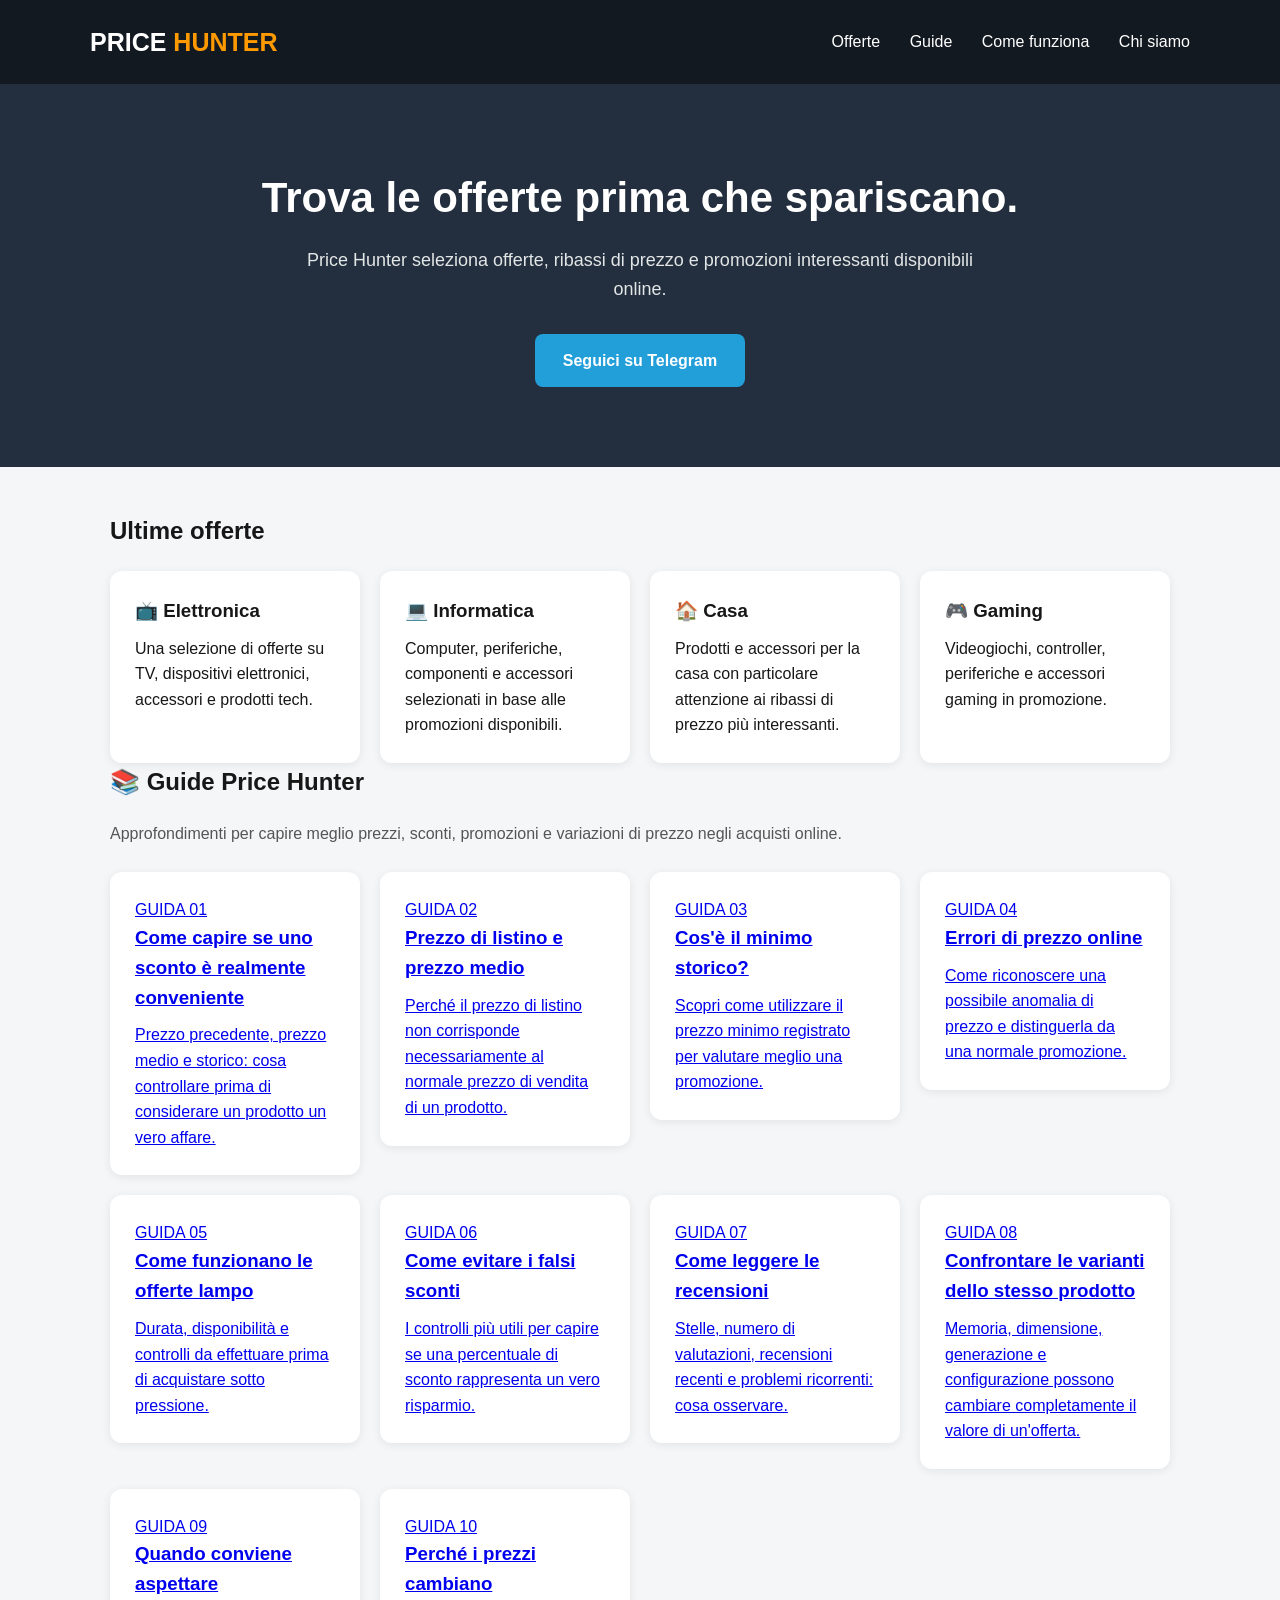
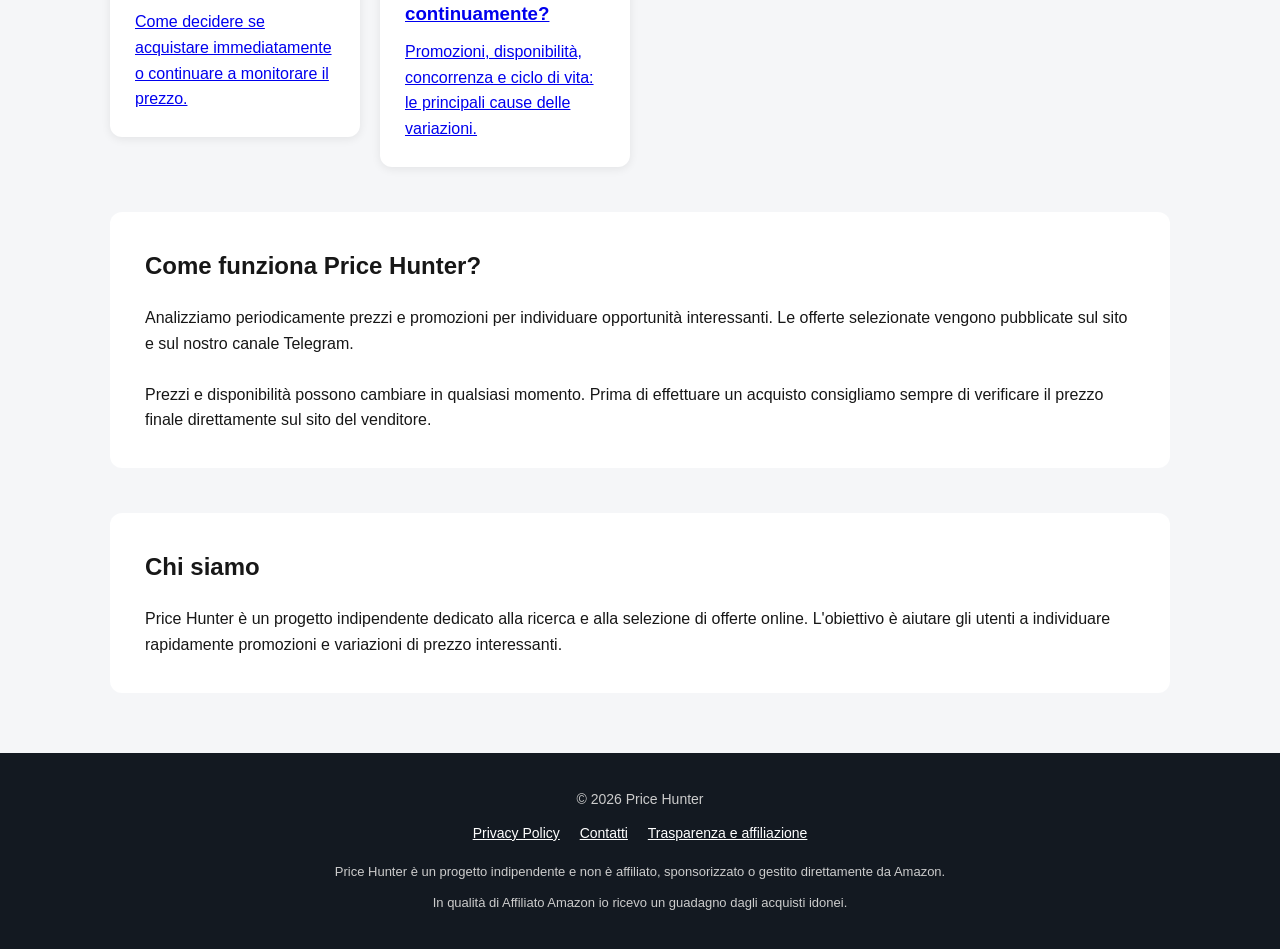
<file: index.html>
<!DOCTYPE html>
<html lang="it">
<head>
  <meta charset="UTF-8">
  <meta name="viewport" content="width=device-width, initial-scale=1.0">

  <title>Price Hunter - Offerte e sconti online</title>

  <style>
    * {
      box-sizing: border-box;
      margin: 0;
      padding: 0;
    }

    body {
      font-family: Arial, Helvetica, sans-serif;
      background: #f5f6f8;
      color: #171717;
      line-height: 1.6;
    }

    header {
      background: #131921;
      color: white;
      padding: 22px;
    }

    .header-content {
      max-width: 1100px;
      margin: auto;
      display: flex;
      justify-content: space-between;
      align-items: center;
    }

    .logo {
      font-size: 25px;
      font-weight: bold;
    }

    .logo span {
      color: #ff9900;
    }

    nav a {
      color: white;
      text-decoration: none;
      margin-left: 25px;
    }

    .hero {
      background: #232f3e;
      color: white;
      text-align: center;
      padding: 80px 20px;
    }

    .hero h1 {
      font-size: 42px;
      margin-bottom: 15px;
    }

    .hero p {
      max-width: 700px;
      margin: auto;
      font-size: 18px;
      color: #e3e6e6;
    }

    .telegram-button {
      display: inline-block;
      margin-top: 30px;
      padding: 14px 28px;
      background: #229ED9;
      color: white;
      text-decoration: none;
      border-radius: 8px;
      font-weight: bold;
    }

    main {
      max-width: 1100px;
      margin: 45px auto;
      padding: 0 20px;
    }

    h2 {
      margin-bottom: 20px;
    }

    .cards {
      display: grid;
      grid-template-columns: repeat(auto-fit, minmax(240px, 1fr));
      gap: 20px;
    }

    .card {
      background: white;
      padding: 25px;
      border-radius: 12px;
      box-shadow: 0 2px 10px rgba(0,0,0,.08);
    }

    .card h3 {
      margin-bottom: 10px;
    }

    .about {
      background: white;
      padding: 35px;
      border-radius: 12px;
      margin-top: 45px;
    }

    footer {
      margin-top: 60px;
      background: #131921;
      color: #ccc;
      padding: 35px 20px;
      text-align: center;
      font-size: 14px;
    }

    footer a {
      color: white;
      margin: 0 8px;
    }

    @media (max-width: 650px) {
      .header-content {
        flex-direction: column;
        gap: 15px;
      }

      nav a {
        margin: 0 8px;
      }

      .hero h1 {
        font-size: 32px;
      }
    }
  </style>
</head>

<body>

<header>
  <div class="header-content">
    <div class="logo">PRICE <span>HUNTER</span></div>

    <nav>
      <a href="#offerte">Offerte</a>
      <a href="#guide">Guide</a>
      <a href="#come-funziona">Come funziona</a>
      <a href="#chi-siamo">Chi siamo</a>
    </nav>  
  </div>
</header>

<section class="hero">
  <h1>Trova le offerte prima che spariscano.</h1>

  <p>
    Price Hunter seleziona offerte, ribassi di prezzo e promozioni
    interessanti disponibili online.
  </p>

  <a class="telegram-button"
     href="https://t.me/pricehunter_it"
     target="_blank"
     rel="noopener noreferrer">
    Seguici su Telegram
  </a>
</section>

<main>

  <section id="offerte">
    <h2>Ultime offerte</h2>

    <div class="cards">

      <div class="card">
        <h3>📺 Elettronica</h3>
        <p>
          Una selezione di offerte su TV, dispositivi elettronici,
          accessori e prodotti tech.
        </p>
      </div>

      <div class="card">
        <h3>💻 Informatica</h3>
        <p>
          Computer, periferiche, componenti e accessori selezionati
          in base alle promozioni disponibili.
        </p>
      </div>

      <div class="card">
        <h3>🏠 Casa</h3>
        <p>
          Prodotti e accessori per la casa con particolare attenzione
          ai ribassi di prezzo più interessanti.
        </p>
      </div>

      <div class="card">
        <h3>🎮 Gaming</h3>
        <p>
          Videogiochi, controller, periferiche e accessori gaming
          in promozione.
        </p>
      </div>

    </div>
  </section>

  <section class="guide-section" id="guide">

  <h2>📚 Guide Price Hunter</h2>

  <p style="margin-bottom:25px; color:#555;">
    Approfondimenti per capire meglio prezzi, sconti, promozioni
    e variazioni di prezzo negli acquisti online.
  </p>

  <div class="cards">

    <a class="guide-link" href="come-capire-se-sconto-reale.html">
      <div class="card">
        <div class="guide-number">GUIDA 01</div>
        <h3>Come capire se uno sconto è realmente conveniente</h3>
        <p>
          Prezzo precedente, prezzo medio e storico: cosa controllare
          prima di considerare un prodotto un vero affare.
        </p>
      </div>
    </a>

    <a class="guide-link" href="prezzo-listino-prezzo-medio.html">
      <div class="card">
        <div class="guide-number">GUIDA 02</div>
        <h3>Prezzo di listino e prezzo medio</h3>
        <p>
          Perché il prezzo di listino non corrisponde necessariamente
          al normale prezzo di vendita di un prodotto.
        </p>
      </div>
    </a>

    <a class="guide-link" href="minimo-storico.html">
      <div class="card">
        <div class="guide-number">GUIDA 03</div>
        <h3>Cos'è il minimo storico?</h3>
        <p>
          Scopri come utilizzare il prezzo minimo registrato per
          valutare meglio una promozione.
        </p>
      </div>
    </a>

    <a class="guide-link" href="errori-di-prezzo.html">
      <div class="card">
        <div class="guide-number">GUIDA 04</div>
        <h3>Errori di prezzo online</h3>
        <p>
          Come riconoscere una possibile anomalia di prezzo e
          distinguerla da una normale promozione.
        </p>
      </div>
    </a>

    <a class="guide-link" href="offerte-lampo.html">
      <div class="card">
        <div class="guide-number">GUIDA 05</div>
        <h3>Come funzionano le offerte lampo</h3>
        <p>
          Durata, disponibilità e controlli da effettuare prima
          di acquistare sotto pressione.
        </p>
      </div>
    </a>

    <a class="guide-link" href="evitare-falsi-sconti.html">
      <div class="card">
        <div class="guide-number">GUIDA 06</div>
        <h3>Come evitare i falsi sconti</h3>
        <p>
          I controlli più utili per capire se una percentuale di
          sconto rappresenta un vero risparmio.
        </p>
      </div>
    </a>

    <a class="guide-link" href="leggere-recensioni.html">
      <div class="card">
        <div class="guide-number">GUIDA 07</div>
        <h3>Come leggere le recensioni</h3>
        <p>
          Stelle, numero di valutazioni, recensioni recenti e
          problemi ricorrenti: cosa osservare.
        </p>
      </div>
    </a>

    <a class="guide-link" href="confrontare-varianti.html">
      <div class="card">
        <div class="guide-number">GUIDA 08</div>
        <h3>Confrontare le varianti dello stesso prodotto</h3>
        <p>
          Memoria, dimensione, generazione e configurazione possono
          cambiare completamente il valore di un'offerta.
        </p>
      </div>
    </a>

    <a class="guide-link" href="quando-conviene-aspettare.html">
      <div class="card">
        <div class="guide-number">GUIDA 09</div>
        <h3>Quando conviene aspettare</h3>
        <p>
          Come decidere se acquistare immediatamente o continuare
          a monitorare il prezzo.
        </p>
      </div>
    </a>

    <a class="guide-link" href="variazioni-di-prezzo.html">
      <div class="card">
        <div class="guide-number">GUIDA 10</div>
        <h3>Perché i prezzi cambiano continuamente?</h3>
        <p>
          Promozioni, disponibilità, concorrenza e ciclo di vita:
          le principali cause delle variazioni.
        </p>
      </div>
    </a>

  </div>

</section>

  <section class="about" id="come-funziona">
    <h2>Come funziona Price Hunter?</h2>

    <p>
      Analizziamo periodicamente prezzi e promozioni per individuare
      opportunità interessanti. Le offerte selezionate vengono
      pubblicate sul sito e sul nostro canale Telegram.
    </p>

    <br>

    <p>
      Prezzi e disponibilità possono cambiare in qualsiasi momento.
      Prima di effettuare un acquisto consigliamo sempre di verificare
      il prezzo finale direttamente sul sito del venditore.
    </p>
  </section>

  <section class="about" id="chi-siamo">
    <h2>Chi siamo</h2>

    <p>
      Price Hunter è un progetto indipendente dedicato alla ricerca
      e alla selezione di offerte online. L'obiettivo è aiutare gli
      utenti a individuare rapidamente promozioni e variazioni di
      prezzo interessanti.
    </p>
  </section>

</main>

<footer>

  <p>
    © 2026 Price Hunter
  </p>

  <p style="margin-top:12px;">
    <a href="privacy.html">Privacy Policy</a>
    <a href="contatti.html">Contatti</a>
    <a href="affiliazione.html">Trasparenza e affiliazione</a>
  </p>

  <p style="margin-top:18px; font-size:13px; max-width:700px; margin-left:auto; margin-right:auto;">
    Price Hunter è un progetto indipendente e non è affiliato, sponsorizzato
    o gestito direttamente da Amazon.
  </p>

  <p style="margin-top:10px; font-size:13px;">
    In qualità di Affiliato Amazon io ricevo un guadagno dagli acquisti idonei.
  </p>

</footer>

</body>
</html>
</file>
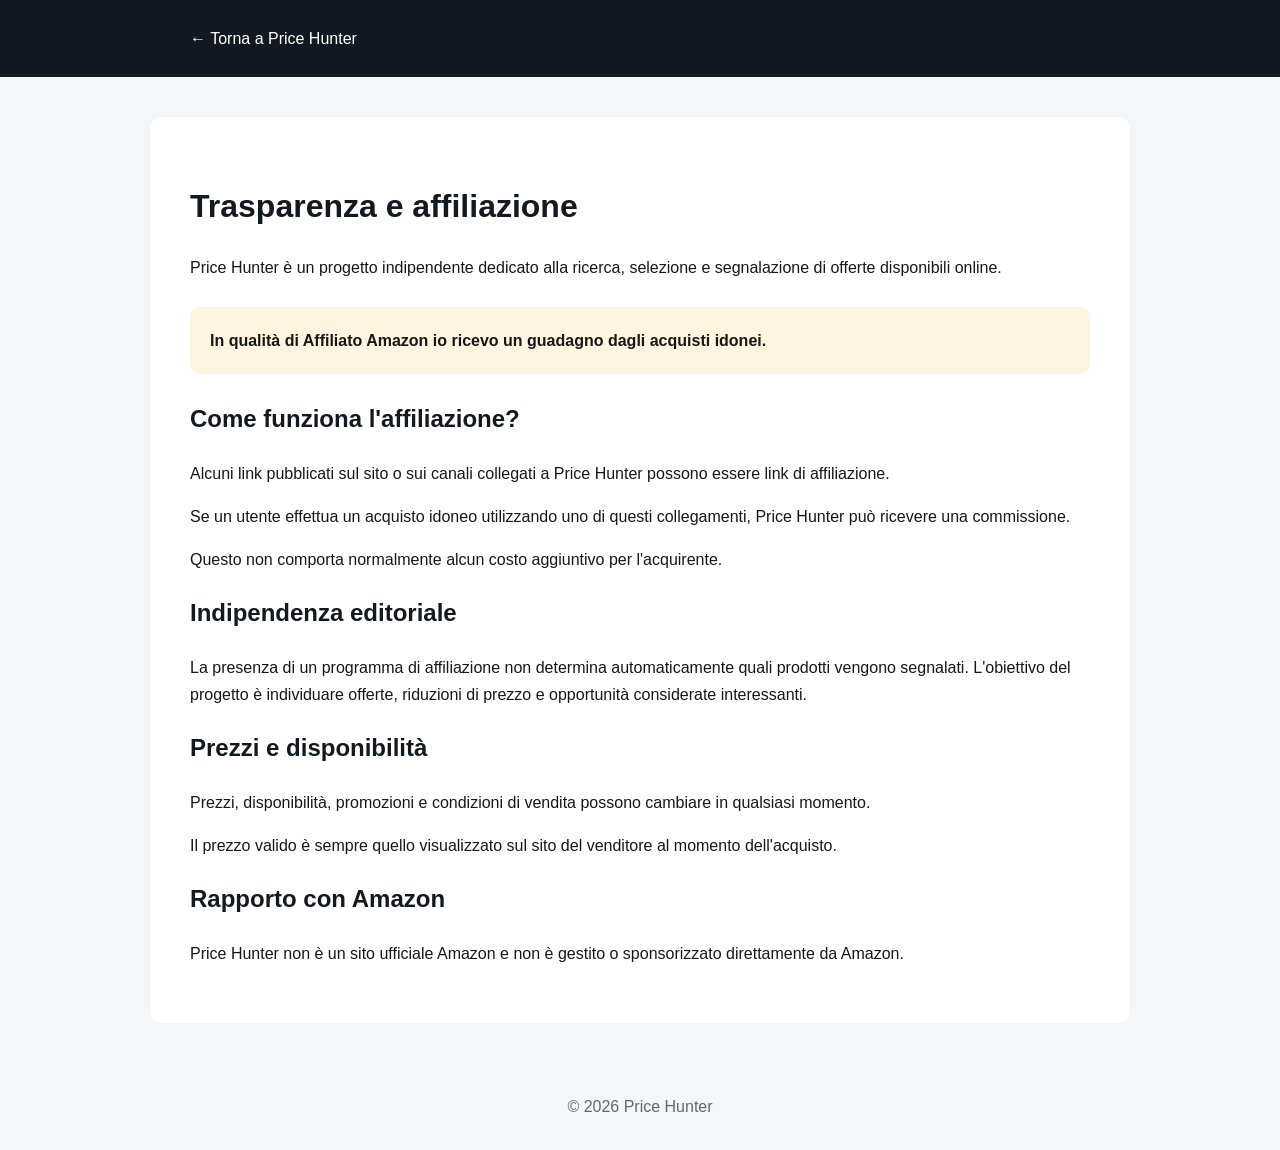
<file: affiliazione.html>
<!DOCTYPE html>
<html lang="it">
<head>
  <meta charset="UTF-8">
  <meta name="viewport" content="width=device-width, initial-scale=1.0">
  <title>Trasparenza e affiliazione - Price Hunter</title>

  <style>
    body {
      font-family: Arial, Helvetica, sans-serif;
      margin: 0;
      background: #f5f6f8;
      color: #171717;
      line-height: 1.7;
    }

    header {
      background: #131921;
      color: white;
      padding: 25px;
    }

    header div {
      max-width: 900px;
      margin: auto;
    }

    header a {
      color: white;
      text-decoration: none;
    }

    main {
      max-width: 900px;
      margin: 40px auto;
      background: white;
      padding: 40px;
      border-radius: 12px;
    }

    h1, h2 {
      color: #131921;
    }

    .notice {
      background: #fff4df;
      padding: 20px;
      border-radius: 10px;
      margin: 25px 0;
    }

    footer {
      text-align: center;
      padding: 30px;
      color: #666;
    }
  </style>
</head>

<body>

<header>
  <div>
    <a href="index.html">← Torna a Price Hunter</a>
  </div>
</header>

<main>

  <h1>Trasparenza e affiliazione</h1>

  <p>
    Price Hunter è un progetto indipendente dedicato alla ricerca,
    selezione e segnalazione di offerte disponibili online.
  </p>

  <div class="notice">
    <strong>
      In qualità di Affiliato Amazon io ricevo un guadagno dagli acquisti idonei.
    </strong>
  </div>

  <h2>Come funziona l'affiliazione?</h2>

  <p>
    Alcuni link pubblicati sul sito o sui canali collegati a
    Price Hunter possono essere link di affiliazione.
  </p>

  <p>
    Se un utente effettua un acquisto idoneo utilizzando uno di
    questi collegamenti, Price Hunter può ricevere una commissione.
  </p>

  <p>
    Questo non comporta normalmente alcun costo aggiuntivo
    per l'acquirente.
  </p>

  <h2>Indipendenza editoriale</h2>

  <p>
    La presenza di un programma di affiliazione non determina
    automaticamente quali prodotti vengono segnalati.
    L'obiettivo del progetto è individuare offerte, riduzioni
    di prezzo e opportunità considerate interessanti.
  </p>

  <h2>Prezzi e disponibilità</h2>

  <p>
    Prezzi, disponibilità, promozioni e condizioni di vendita
    possono cambiare in qualsiasi momento.
  </p>

  <p>
    Il prezzo valido è sempre quello visualizzato sul sito
    del venditore al momento dell'acquisto.
  </p>

  <h2>Rapporto con Amazon</h2>

  <p>
    Price Hunter non è un sito ufficiale Amazon e non è gestito
    o sponsorizzato direttamente da Amazon.
  </p>

</main>

<footer>
  © 2026 Price Hunter
</footer>

</body>
</html>
</file>
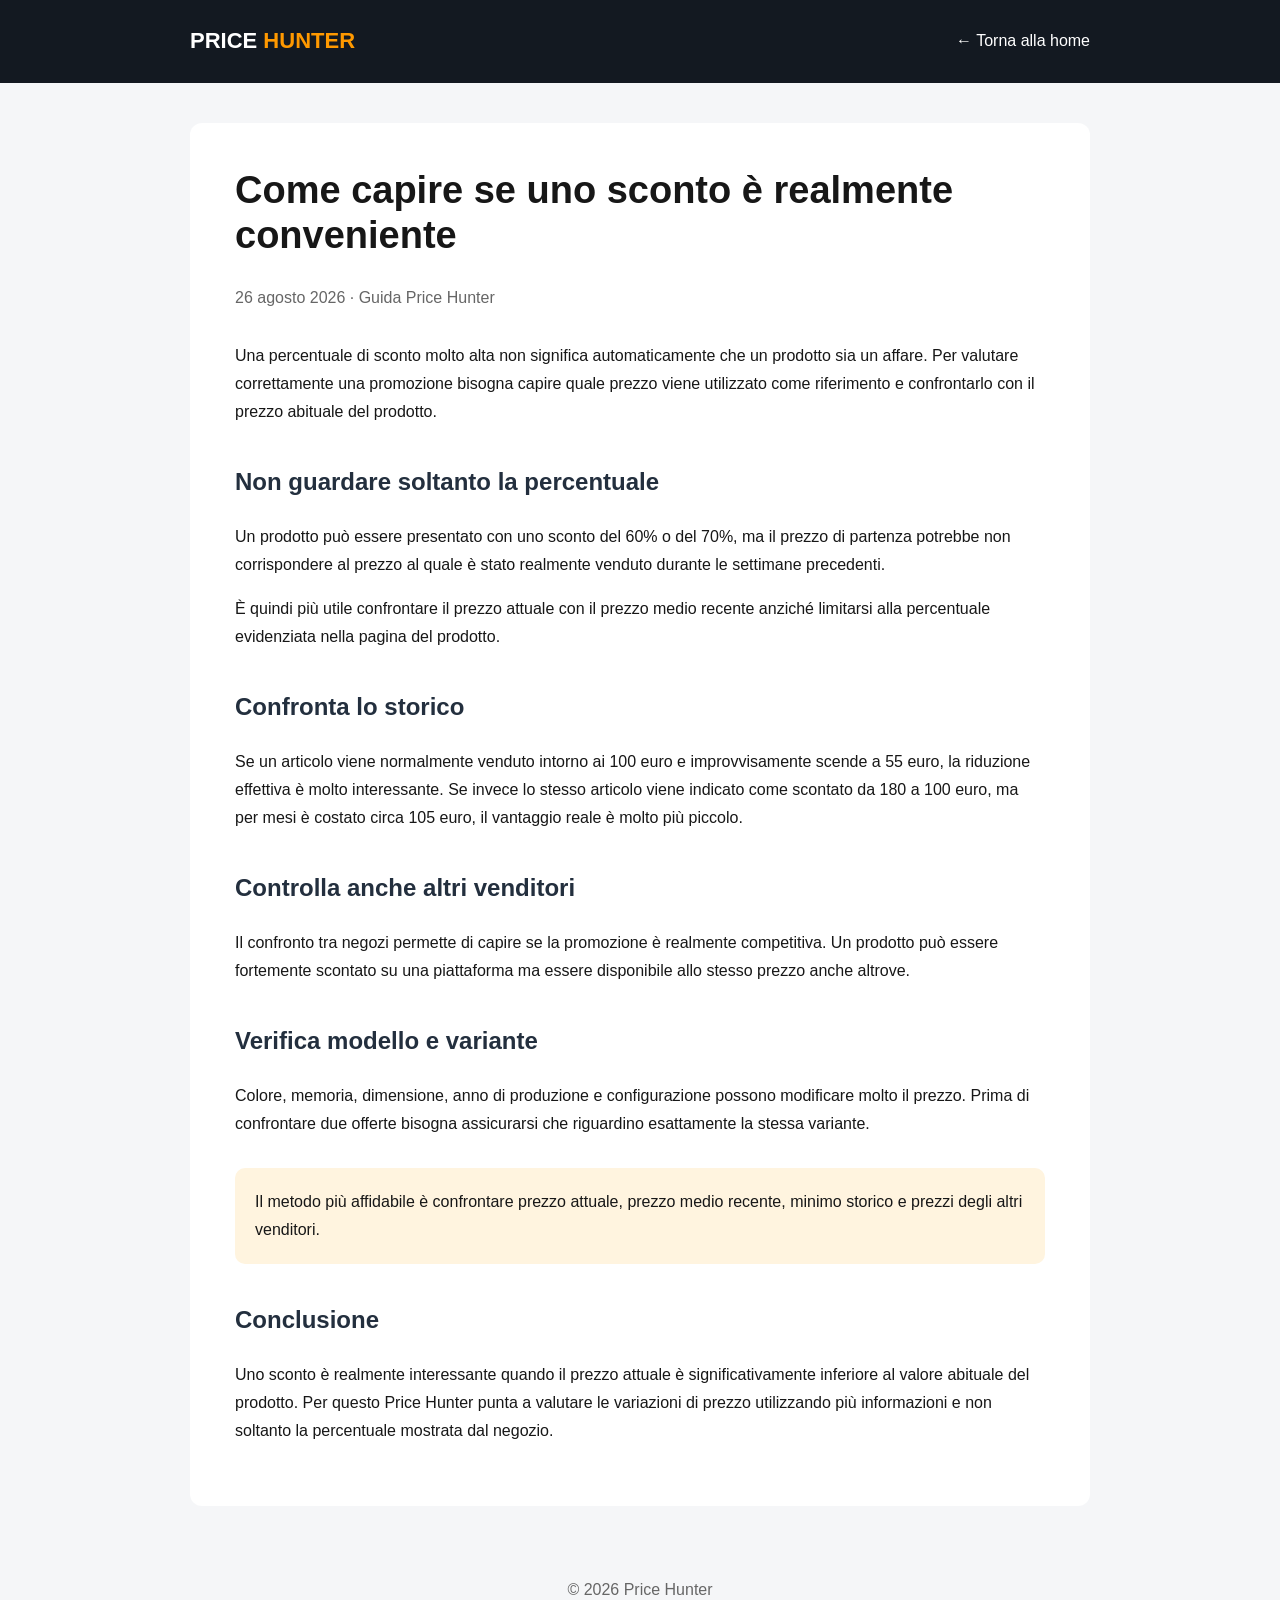
<file: come-capire-se-sconto-reale.html>
<!DOCTYPE html>
<html lang="it">
<head>
  <meta charset="UTF-8">
  <meta name="viewport" content="width=device-width, initial-scale=1.0">
  <meta name="description" content="Come capire se uno sconto online è realmente conveniente analizzando prezzo precedente, prezzo medio e storico.">
  <title>Come capire se uno sconto è realmente conveniente - Price Hunter</title>
  <link rel="stylesheet" href="article-style.css">
</head>

<body>

<header>
  <div class="header-inner">
    <a class="logo" href="index.html">PRICE <span>HUNTER</span></a>
    <a class="back" href="index.html">← Torna alla home</a>
  </div>
</header>

<main>

  <h1>Come capire se uno sconto è realmente conveniente</h1>

  <p class="meta">26 agosto 2026 · Guida Price Hunter</p>

  <p>
    Una percentuale di sconto molto alta non significa automaticamente
    che un prodotto sia un affare. Per valutare correttamente una
    promozione bisogna capire quale prezzo viene utilizzato come
    riferimento e confrontarlo con il prezzo abituale del prodotto.
  </p>

  <h2>Non guardare soltanto la percentuale</h2>

  <p>
    Un prodotto può essere presentato con uno sconto del 60% o del 70%,
    ma il prezzo di partenza potrebbe non corrispondere al prezzo al quale
    è stato realmente venduto durante le settimane precedenti.
  </p>

  <p>
    È quindi più utile confrontare il prezzo attuale con il prezzo medio
    recente anziché limitarsi alla percentuale evidenziata nella pagina
    del prodotto.
  </p>

  <h2>Confronta lo storico</h2>

  <p>
    Se un articolo viene normalmente venduto intorno ai 100 euro e
    improvvisamente scende a 55 euro, la riduzione effettiva è molto
    interessante. Se invece lo stesso articolo viene indicato come
    scontato da 180 a 100 euro, ma per mesi è costato circa 105 euro,
    il vantaggio reale è molto più piccolo.
  </p>

  <h2>Controlla anche altri venditori</h2>

  <p>
    Il confronto tra negozi permette di capire se la promozione è
    realmente competitiva. Un prodotto può essere fortemente scontato
    su una piattaforma ma essere disponibile allo stesso prezzo anche
    altrove.
  </p>

  <h2>Verifica modello e variante</h2>

  <p>
    Colore, memoria, dimensione, anno di produzione e configurazione
    possono modificare molto il prezzo. Prima di confrontare due offerte
    bisogna assicurarsi che riguardino esattamente la stessa variante.
  </p>

  <div class="notice">
    Il metodo più affidabile è confrontare prezzo attuale, prezzo medio
    recente, minimo storico e prezzi degli altri venditori.
  </div>

  <h2>Conclusione</h2>

  <p>
    Uno sconto è realmente interessante quando il prezzo attuale è
    significativamente inferiore al valore abituale del prodotto.
    Per questo Price Hunter punta a valutare le variazioni di prezzo
    utilizzando più informazioni e non soltanto la percentuale mostrata
    dal negozio.
  </p>

</main>

<footer>
  © 2026 Price Hunter
</footer>

</body>
</html>
</file>
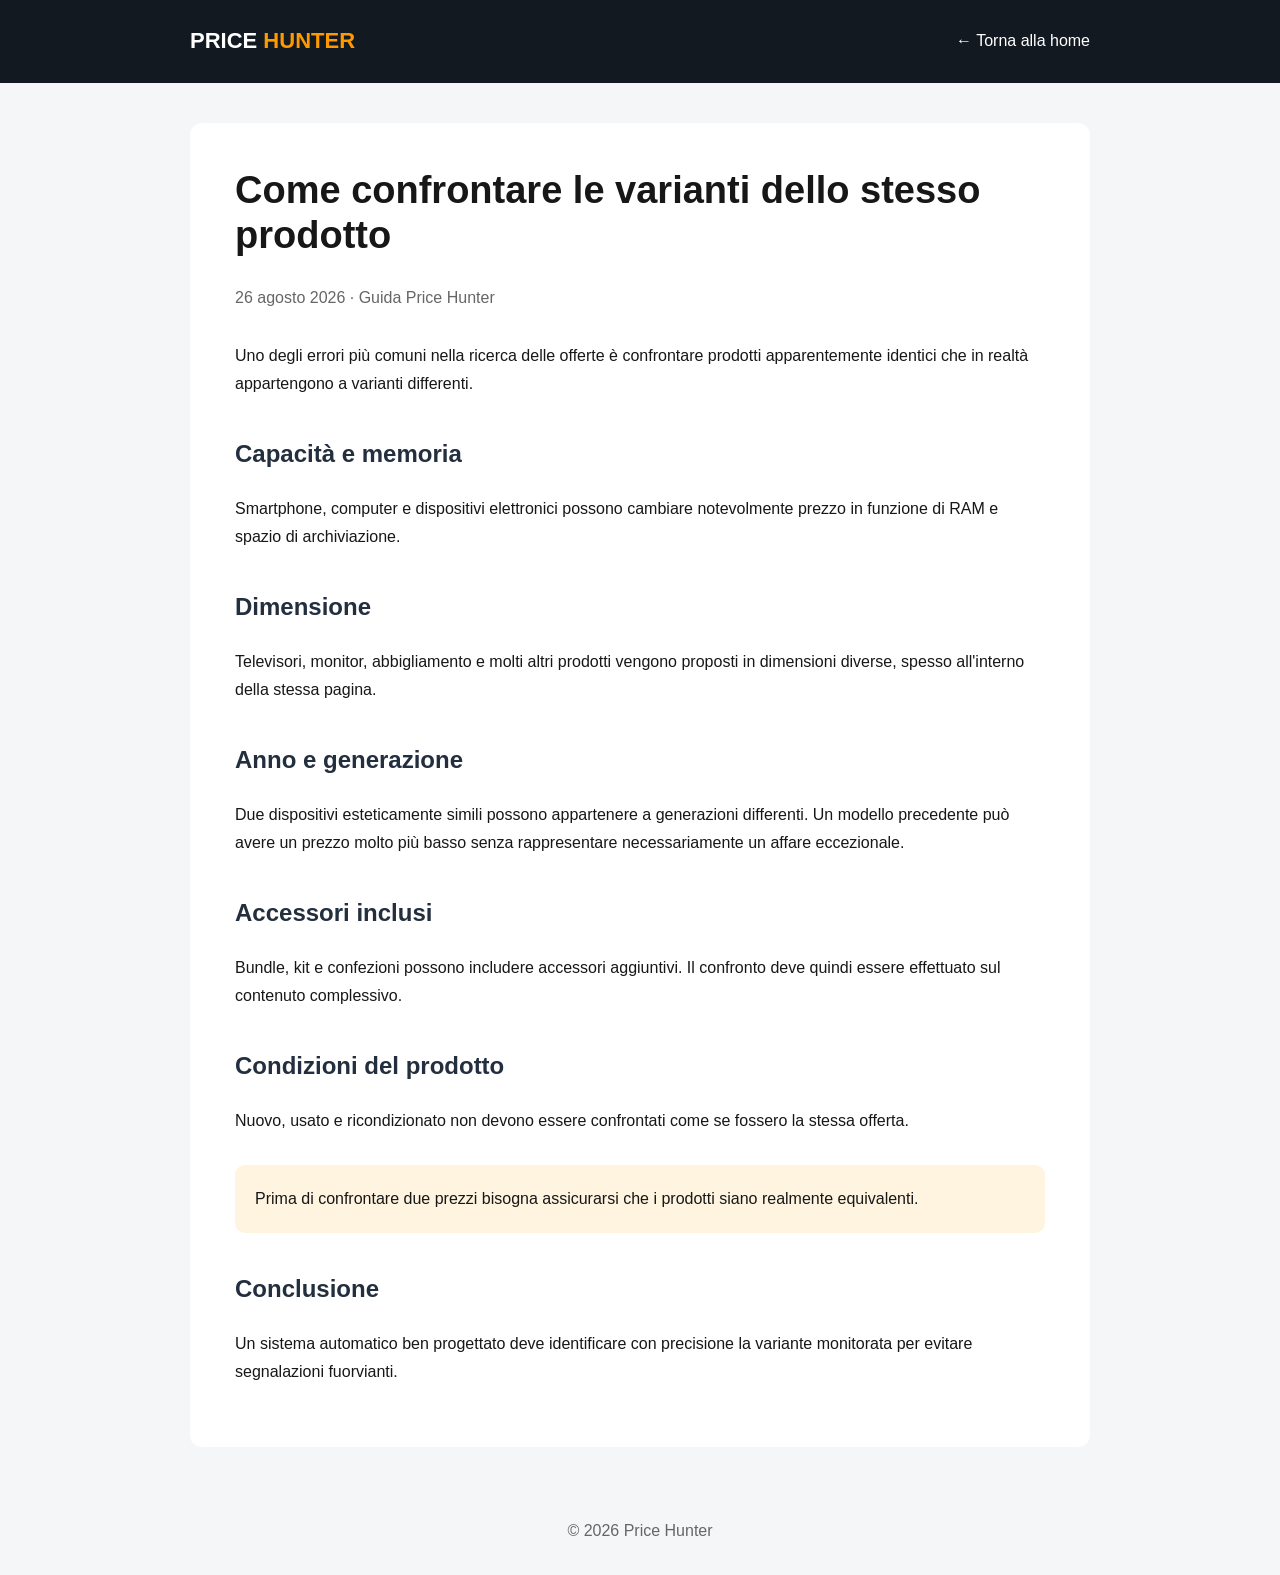
<file: confrontare-varianti.html>
<!DOCTYPE html>
<html lang="it">
<head>
<meta charset="UTF-8">
<meta name="viewport" content="width=device-width, initial-scale=1.0">
<meta name="description" content="Perché è importante confrontare correttamente le varianti di uno stesso prodotto.">
<title>Come confrontare le varianti dello stesso prodotto - Price Hunter</title>
<link rel="stylesheet" href="article-style.css">
</head>

<body>

<header>
<div class="header-inner">
<a class="logo" href="index.html">PRICE <span>HUNTER</span></a>
<a class="back" href="index.html">← Torna alla home</a>
</div>
</header>

<main>

<h1>Come confrontare le varianti dello stesso prodotto</h1>

<p class="meta">26 agosto 2026 · Guida Price Hunter</p>

<p>
Uno degli errori più comuni nella ricerca delle offerte è confrontare
prodotti apparentemente identici che in realtà appartengono a varianti
differenti.
</p>

<h2>Capacità e memoria</h2>

<p>
Smartphone, computer e dispositivi elettronici possono cambiare
notevolmente prezzo in funzione di RAM e spazio di archiviazione.
</p>

<h2>Dimensione</h2>

<p>
Televisori, monitor, abbigliamento e molti altri prodotti vengono
proposti in dimensioni diverse, spesso all'interno della stessa pagina.
</p>

<h2>Anno e generazione</h2>

<p>
Due dispositivi esteticamente simili possono appartenere a generazioni
differenti. Un modello precedente può avere un prezzo molto più basso
senza rappresentare necessariamente un affare eccezionale.
</p>

<h2>Accessori inclusi</h2>

<p>
Bundle, kit e confezioni possono includere accessori aggiuntivi.
Il confronto deve quindi essere effettuato sul contenuto complessivo.
</p>

<h2>Condizioni del prodotto</h2>

<p>
Nuovo, usato e ricondizionato non devono essere confrontati come
se fossero la stessa offerta.
</p>

<div class="notice">
Prima di confrontare due prezzi bisogna assicurarsi che i prodotti
siano realmente equivalenti.
</div>

<h2>Conclusione</h2>

<p>
Un sistema automatico ben progettato deve identificare con precisione
la variante monitorata per evitare segnalazioni fuorvianti.
</p>

</main>

<footer>© 2026 Price Hunter</footer>
</body>
</html>
</file>
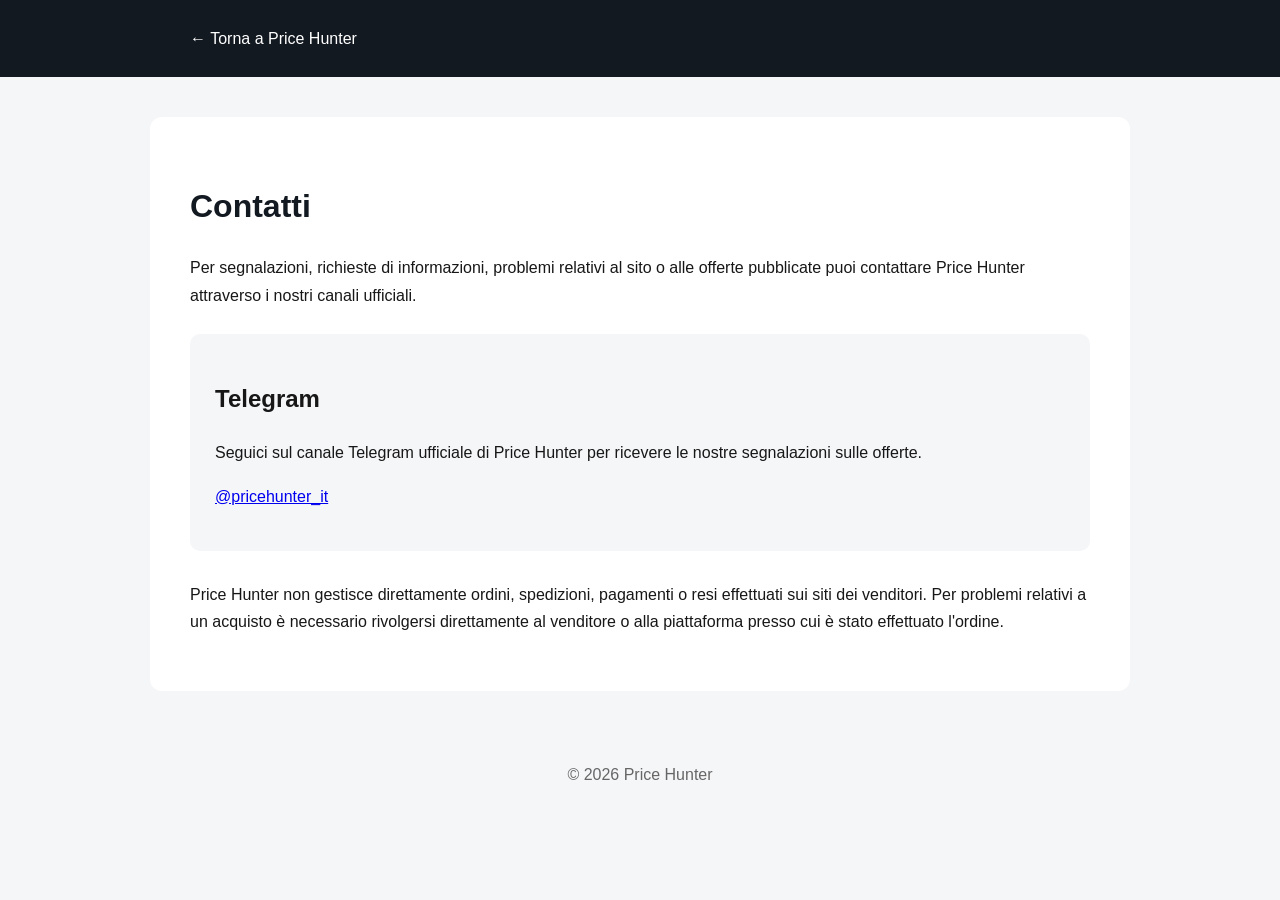
<file: contatti.html>
<!DOCTYPE html>
<html lang="it">
<head>
  <meta charset="UTF-8">
  <meta name="viewport" content="width=device-width, initial-scale=1.0">
  <title>Contatti - Price Hunter</title>

  <style>
    body {
      font-family: Arial, Helvetica, sans-serif;
      margin: 0;
      background: #f5f6f8;
      color: #171717;
      line-height: 1.7;
    }

    header {
      background: #131921;
      color: white;
      padding: 25px;
    }

    header div {
      max-width: 900px;
      margin: auto;
    }

    header a {
      color: white;
      text-decoration: none;
    }

    main {
      max-width: 900px;
      margin: 40px auto;
      background: white;
      padding: 40px;
      border-radius: 12px;
    }

    h1 {
      color: #131921;
    }

    .box {
      background: #f5f6f8;
      padding: 25px;
      border-radius: 10px;
      margin-top: 25px;
    }

    footer {
      text-align: center;
      padding: 30px;
      color: #666;
    }
  </style>
</head>

<body>

<header>
  <div>
    <a href="index.html">← Torna a Price Hunter</a>
  </div>
</header>

<main>

  <h1>Contatti</h1>

  <p>
    Per segnalazioni, richieste di informazioni, problemi relativi
    al sito o alle offerte pubblicate puoi contattare Price Hunter
    attraverso i nostri canali ufficiali.
  </p>

 <div class="box">

  <h2>Telegram</h2>

  <p>
    Seguici sul canale Telegram ufficiale di Price Hunter
    per ricevere le nostre segnalazioni sulle offerte.
  </p>

  <p>
    <a href="https://t.me/pricehunter_it"
       target="_blank"
       rel="noopener noreferrer">
       @pricehunter_it
    </a>
  </p>

</div>

  <p style="margin-top:30px;">
    Price Hunter non gestisce direttamente ordini, spedizioni,
    pagamenti o resi effettuati sui siti dei venditori.
    Per problemi relativi a un acquisto è necessario rivolgersi
    direttamente al venditore o alla piattaforma presso cui è
    stato effettuato l'ordine.
  </p>

</main>

<footer>
  © 2026 Price Hunter
</footer>

</body>
</html>
</file>
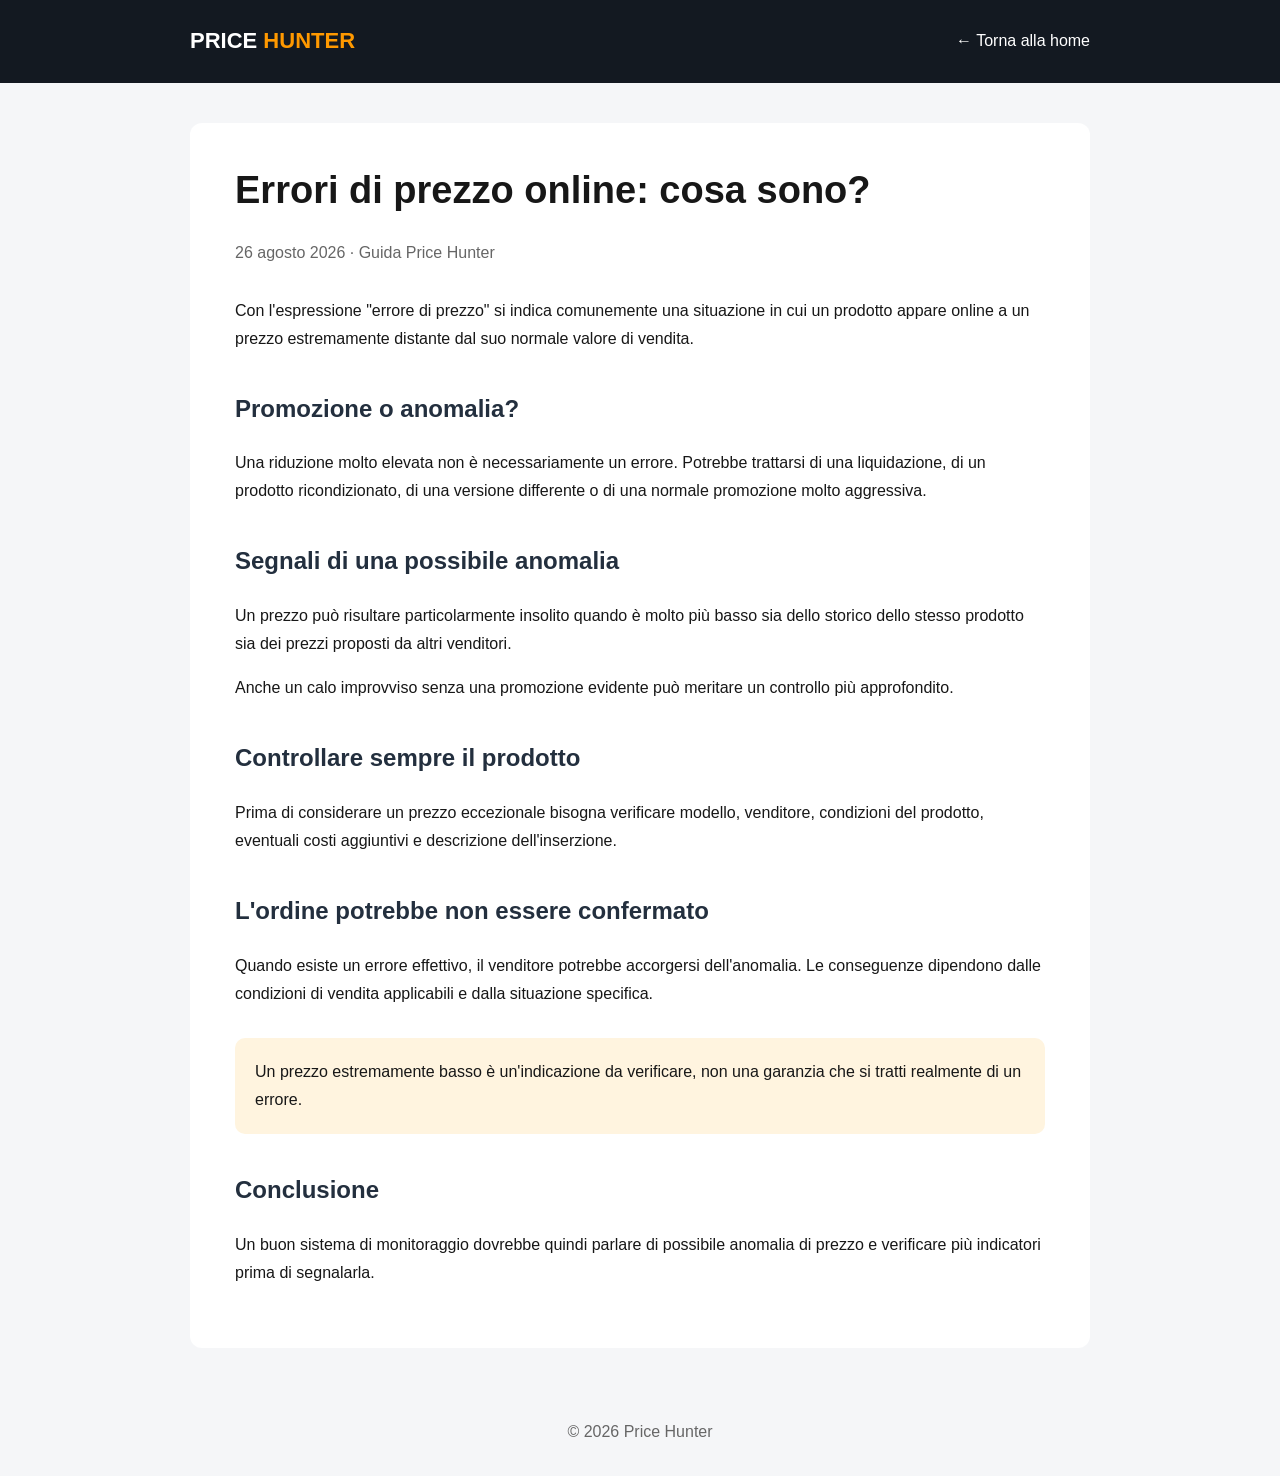
<file: errori-di-prezzo.html>
<!DOCTYPE html>
<html lang="it">
<head>
<meta charset="UTF-8">
<meta name="viewport" content="width=device-width, initial-scale=1.0">
<meta name="description" content="Cosa sono i possibili errori di prezzo online e come distinguerli dalle normali promozioni.">
<title>Errori di prezzo online: cosa sono? - Price Hunter</title>
<link rel="stylesheet" href="article-style.css">
</head>

<body>

<header>
<div class="header-inner">
<a class="logo" href="index.html">PRICE <span>HUNTER</span></a>
<a class="back" href="index.html">← Torna alla home</a>
</div>
</header>

<main>

<h1>Errori di prezzo online: cosa sono?</h1>

<p class="meta">26 agosto 2026 · Guida Price Hunter</p>

<p>
Con l'espressione "errore di prezzo" si indica comunemente una situazione
in cui un prodotto appare online a un prezzo estremamente distante dal
suo normale valore di vendita.
</p>

<h2>Promozione o anomalia?</h2>

<p>
Una riduzione molto elevata non è necessariamente un errore. Potrebbe
trattarsi di una liquidazione, di un prodotto ricondizionato, di una
versione differente o di una normale promozione molto aggressiva.
</p>

<h2>Segnali di una possibile anomalia</h2>

<p>
Un prezzo può risultare particolarmente insolito quando è molto più
basso sia dello storico dello stesso prodotto sia dei prezzi proposti
da altri venditori.
</p>

<p>
Anche un calo improvviso senza una promozione evidente può meritare
un controllo più approfondito.
</p>

<h2>Controllare sempre il prodotto</h2>

<p>
Prima di considerare un prezzo eccezionale bisogna verificare modello,
venditore, condizioni del prodotto, eventuali costi aggiuntivi e
descrizione dell'inserzione.
</p>

<h2>L'ordine potrebbe non essere confermato</h2>

<p>
Quando esiste un errore effettivo, il venditore potrebbe accorgersi
dell'anomalia. Le conseguenze dipendono dalle condizioni di vendita
applicabili e dalla situazione specifica.
</p>

<div class="notice">
Un prezzo estremamente basso è un'indicazione da verificare,
non una garanzia che si tratti realmente di un errore.
</div>

<h2>Conclusione</h2>

<p>
Un buon sistema di monitoraggio dovrebbe quindi parlare di possibile
anomalia di prezzo e verificare più indicatori prima di segnalarla.
</p>

</main>

<footer>© 2026 Price Hunter</footer>

</body>
</html>
</file>
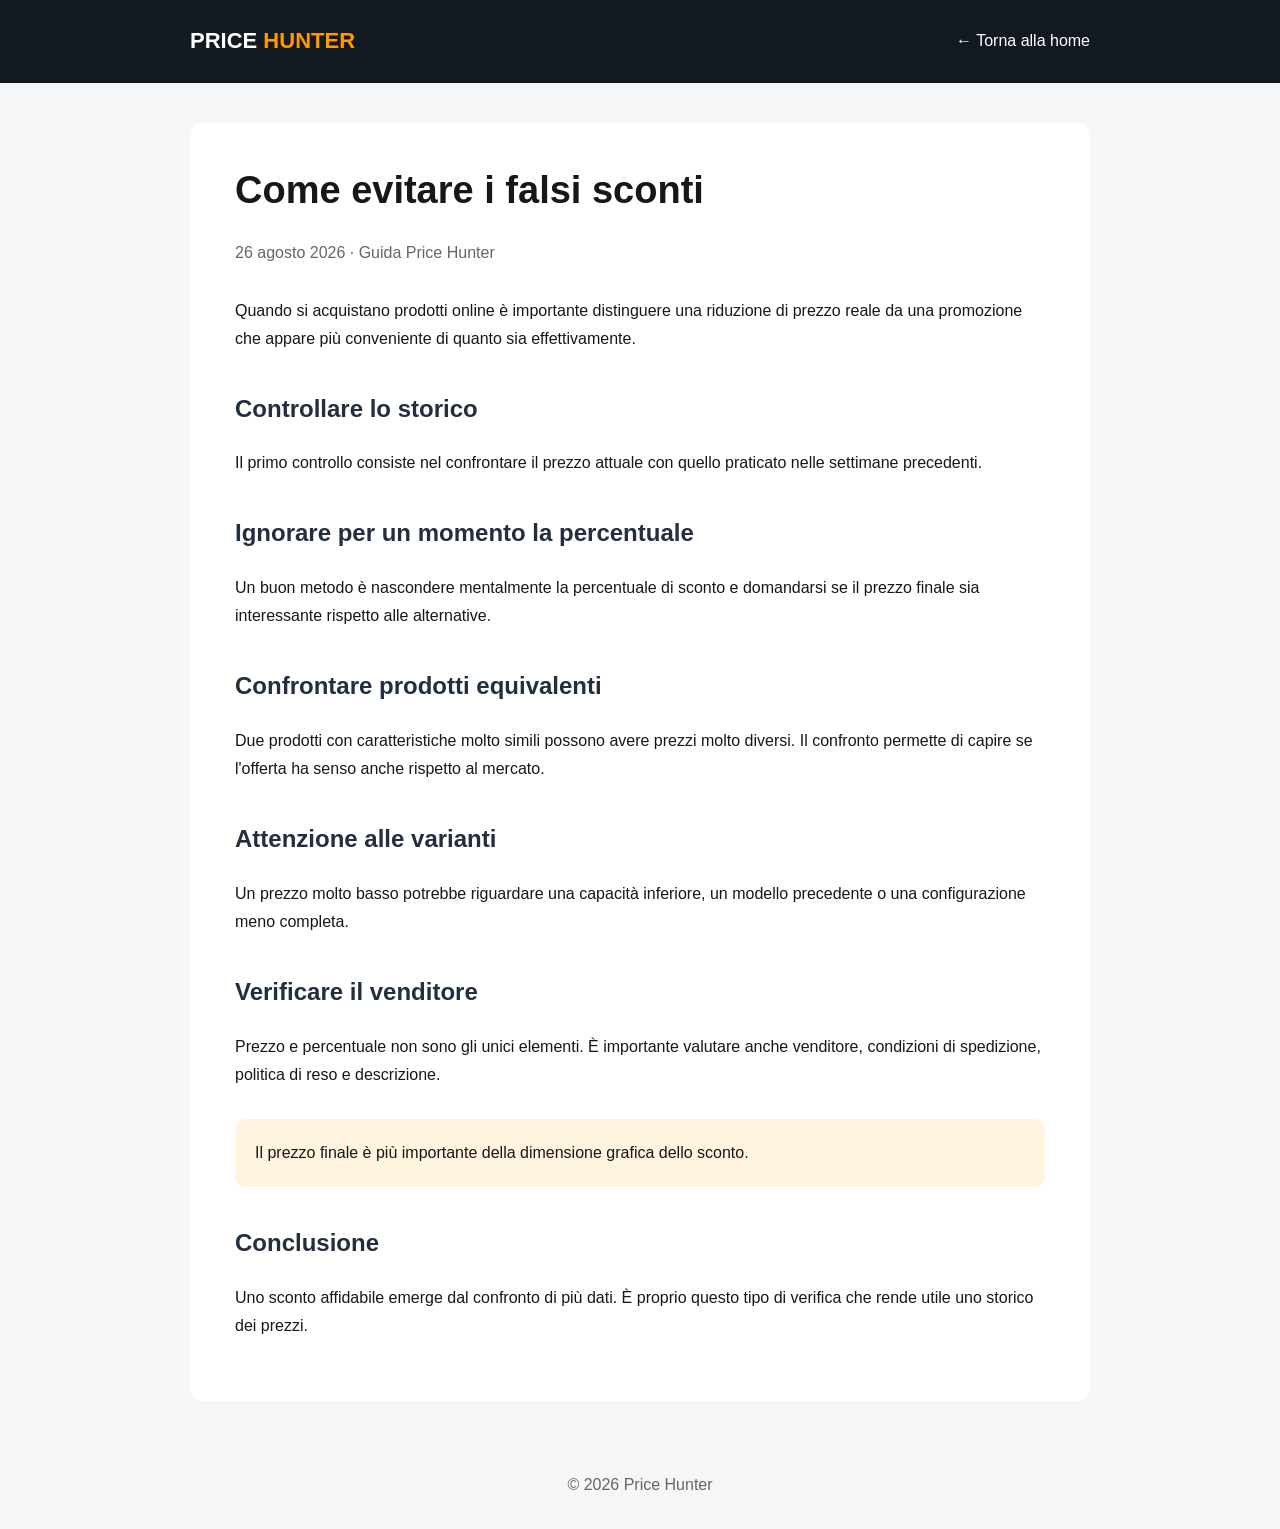
<file: evitare-falsi-sconti.html>
<!DOCTYPE html>
<html lang="it">
<head>
<meta charset="UTF-8">
<meta name="viewport" content="width=device-width, initial-scale=1.0">
<meta name="description" content="Metodi pratici per evitare di farsi ingannare da sconti poco significativi.">
<title>Come evitare i falsi sconti - Price Hunter</title>
<link rel="stylesheet" href="article-style.css">
</head>

<body>

<header>
<div class="header-inner">
<a class="logo" href="index.html">PRICE <span>HUNTER</span></a>
<a class="back" href="index.html">← Torna alla home</a>
</div>
</header>

<main>

<h1>Come evitare i falsi sconti</h1>

<p class="meta">26 agosto 2026 · Guida Price Hunter</p>

<p>
Quando si acquistano prodotti online è importante distinguere una
riduzione di prezzo reale da una promozione che appare più conveniente
di quanto sia effettivamente.
</p>

<h2>Controllare lo storico</h2>

<p>
Il primo controllo consiste nel confrontare il prezzo attuale con
quello praticato nelle settimane precedenti.
</p>

<h2>Ignorare per un momento la percentuale</h2>

<p>
Un buon metodo è nascondere mentalmente la percentuale di sconto e
domandarsi se il prezzo finale sia interessante rispetto alle alternative.
</p>

<h2>Confrontare prodotti equivalenti</h2>

<p>
Due prodotti con caratteristiche molto simili possono avere prezzi
molto diversi. Il confronto permette di capire se l'offerta ha senso
anche rispetto al mercato.
</p>

<h2>Attenzione alle varianti</h2>

<p>
Un prezzo molto basso potrebbe riguardare una capacità inferiore,
un modello precedente o una configurazione meno completa.
</p>

<h2>Verificare il venditore</h2>

<p>
Prezzo e percentuale non sono gli unici elementi. È importante valutare
anche venditore, condizioni di spedizione, politica di reso e descrizione.
</p>

<div class="notice">
Il prezzo finale è più importante della dimensione grafica dello sconto.
</div>

<h2>Conclusione</h2>

<p>
Uno sconto affidabile emerge dal confronto di più dati. È proprio questo
tipo di verifica che rende utile uno storico dei prezzi.
</p>

</main>

<footer>© 2026 Price Hunter</footer>
</body>
</html>
</file>
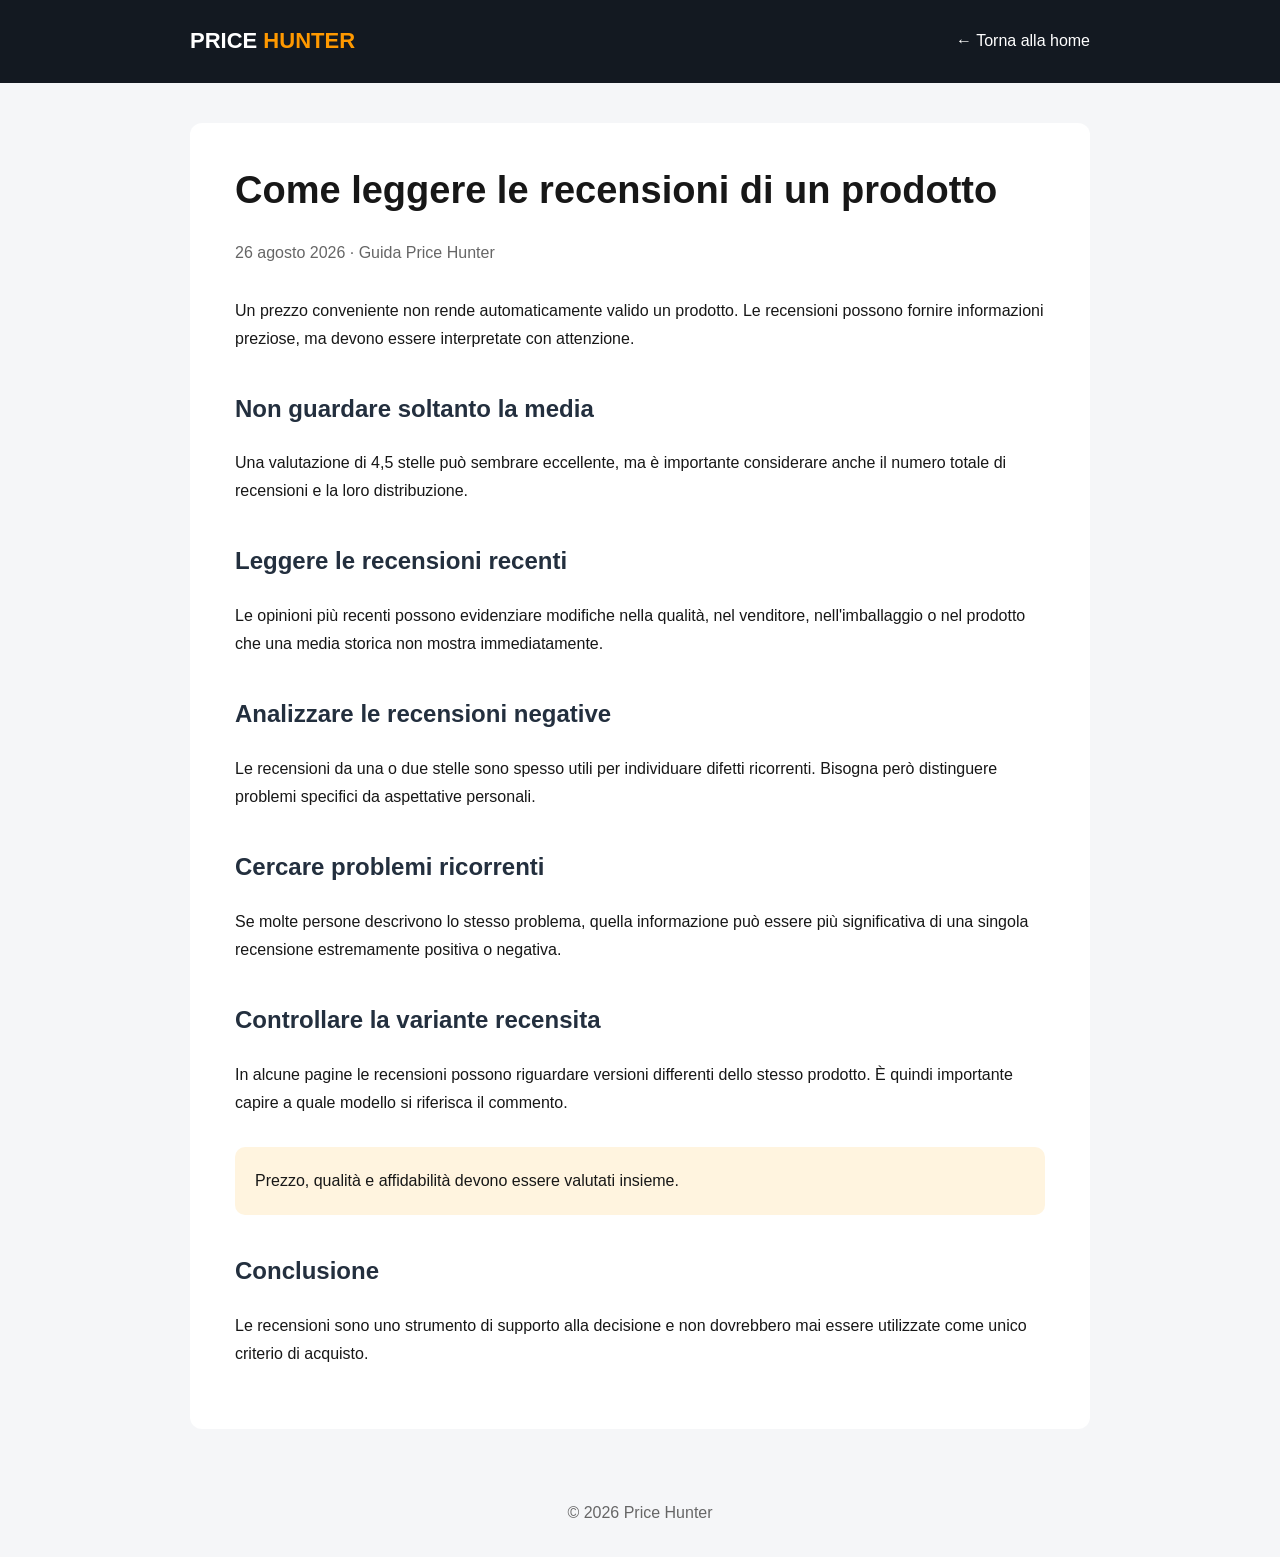
<file: leggere-recensioni.html>
<!DOCTYPE html>
<html lang="it">
<head>
<meta charset="UTF-8">
<meta name="viewport" content="width=device-width, initial-scale=1.0">
<meta name="description" content="Come utilizzare correttamente recensioni e valutazioni quando si valuta un prodotto online.">
<title>Come leggere le recensioni di un prodotto - Price Hunter</title>
<link rel="stylesheet" href="article-style.css">
</head>

<body>

<header>
<div class="header-inner">
<a class="logo" href="index.html">PRICE <span>HUNTER</span></a>
<a class="back" href="index.html">← Torna alla home</a>
</div>
</header>

<main>

<h1>Come leggere le recensioni di un prodotto</h1>

<p class="meta">26 agosto 2026 · Guida Price Hunter</p>

<p>
Un prezzo conveniente non rende automaticamente valido un prodotto.
Le recensioni possono fornire informazioni preziose, ma devono essere
interpretate con attenzione.
</p>

<h2>Non guardare soltanto la media</h2>

<p>
Una valutazione di 4,5 stelle può sembrare eccellente, ma è importante
considerare anche il numero totale di recensioni e la loro distribuzione.
</p>

<h2>Leggere le recensioni recenti</h2>

<p>
Le opinioni più recenti possono evidenziare modifiche nella qualità,
nel venditore, nell'imballaggio o nel prodotto che una media storica
non mostra immediatamente.
</p>

<h2>Analizzare le recensioni negative</h2>

<p>
Le recensioni da una o due stelle sono spesso utili per individuare
difetti ricorrenti. Bisogna però distinguere problemi specifici
da aspettative personali.
</p>

<h2>Cercare problemi ricorrenti</h2>

<p>
Se molte persone descrivono lo stesso problema, quella informazione
può essere più significativa di una singola recensione estremamente
positiva o negativa.
</p>

<h2>Controllare la variante recensita</h2>

<p>
In alcune pagine le recensioni possono riguardare versioni differenti
dello stesso prodotto. È quindi importante capire a quale modello
si riferisca il commento.
</p>

<div class="notice">
Prezzo, qualità e affidabilità devono essere valutati insieme.
</div>

<h2>Conclusione</h2>

<p>
Le recensioni sono uno strumento di supporto alla decisione e non
dovrebbero mai essere utilizzate come unico criterio di acquisto.
</p>

</main>

<footer>© 2026 Price Hunter</footer>
</body>
</html>
</file>
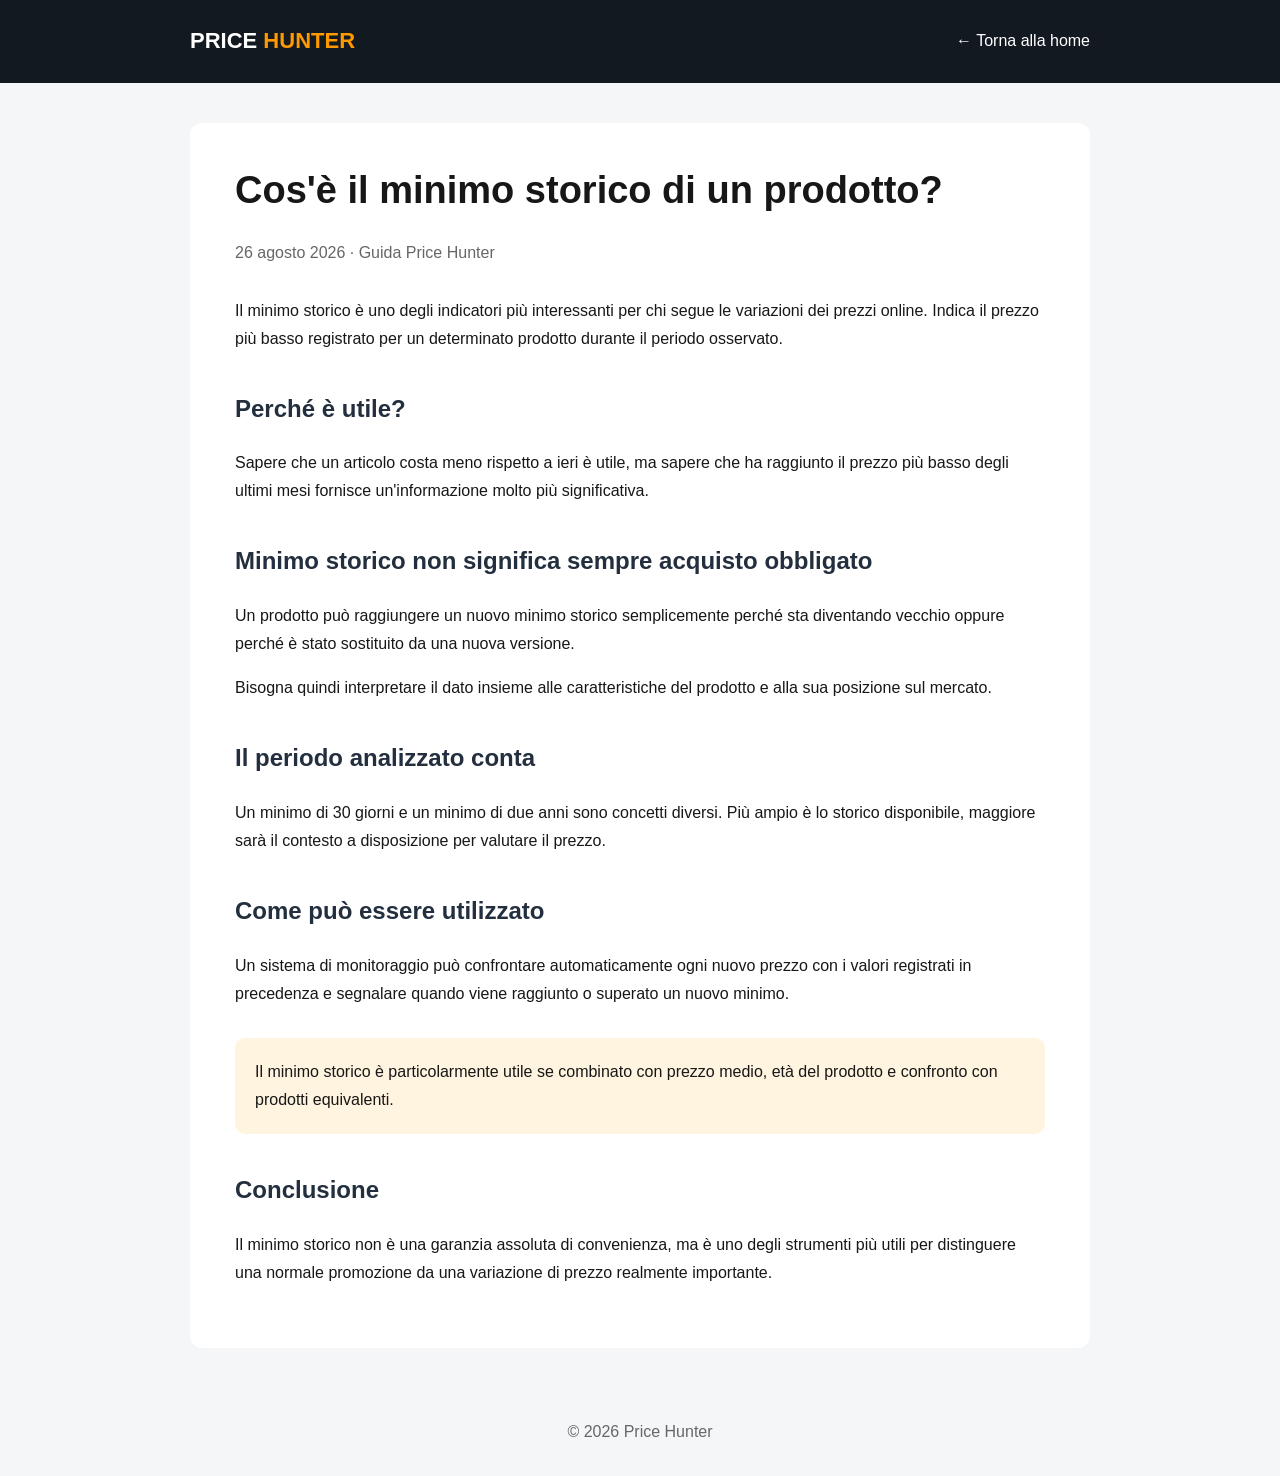
<file: minimo-storico.html>
<!DOCTYPE html>
<html lang="it">
<head>
<meta charset="UTF-8">
<meta name="viewport" content="width=device-width, initial-scale=1.0">
<meta name="description" content="Cos'è il minimo storico di un prodotto e perché è utile quando si valutano le offerte online.">
<title>Cos'è il minimo storico di un prodotto? - Price Hunter</title>
<link rel="stylesheet" href="article-style.css">
</head>

<body>

<header>
<div class="header-inner">
<a class="logo" href="index.html">PRICE <span>HUNTER</span></a>
<a class="back" href="index.html">← Torna alla home</a>
</div>
</header>

<main>

<h1>Cos'è il minimo storico di un prodotto?</h1>

<p class="meta">26 agosto 2026 · Guida Price Hunter</p>

<p>
Il minimo storico è uno degli indicatori più interessanti per chi segue
le variazioni dei prezzi online. Indica il prezzo più basso registrato
per un determinato prodotto durante il periodo osservato.
</p>

<h2>Perché è utile?</h2>

<p>
Sapere che un articolo costa meno rispetto a ieri è utile, ma sapere
che ha raggiunto il prezzo più basso degli ultimi mesi fornisce
un'informazione molto più significativa.
</p>

<h2>Minimo storico non significa sempre acquisto obbligato</h2>

<p>
Un prodotto può raggiungere un nuovo minimo storico semplicemente
perché sta diventando vecchio oppure perché è stato sostituito da
una nuova versione.
</p>

<p>
Bisogna quindi interpretare il dato insieme alle caratteristiche del
prodotto e alla sua posizione sul mercato.
</p>

<h2>Il periodo analizzato conta</h2>

<p>
Un minimo di 30 giorni e un minimo di due anni sono concetti diversi.
Più ampio è lo storico disponibile, maggiore sarà il contesto a
disposizione per valutare il prezzo.
</p>

<h2>Come può essere utilizzato</h2>

<p>
Un sistema di monitoraggio può confrontare automaticamente ogni nuovo
prezzo con i valori registrati in precedenza e segnalare quando viene
raggiunto o superato un nuovo minimo.
</p>

<div class="notice">
Il minimo storico è particolarmente utile se combinato con prezzo medio,
età del prodotto e confronto con prodotti equivalenti.
</div>

<h2>Conclusione</h2>

<p>
Il minimo storico non è una garanzia assoluta di convenienza, ma è
uno degli strumenti più utili per distinguere una normale promozione
da una variazione di prezzo realmente importante.
</p>

</main>

<footer>© 2026 Price Hunter</footer>

</body>
</html>
</file>
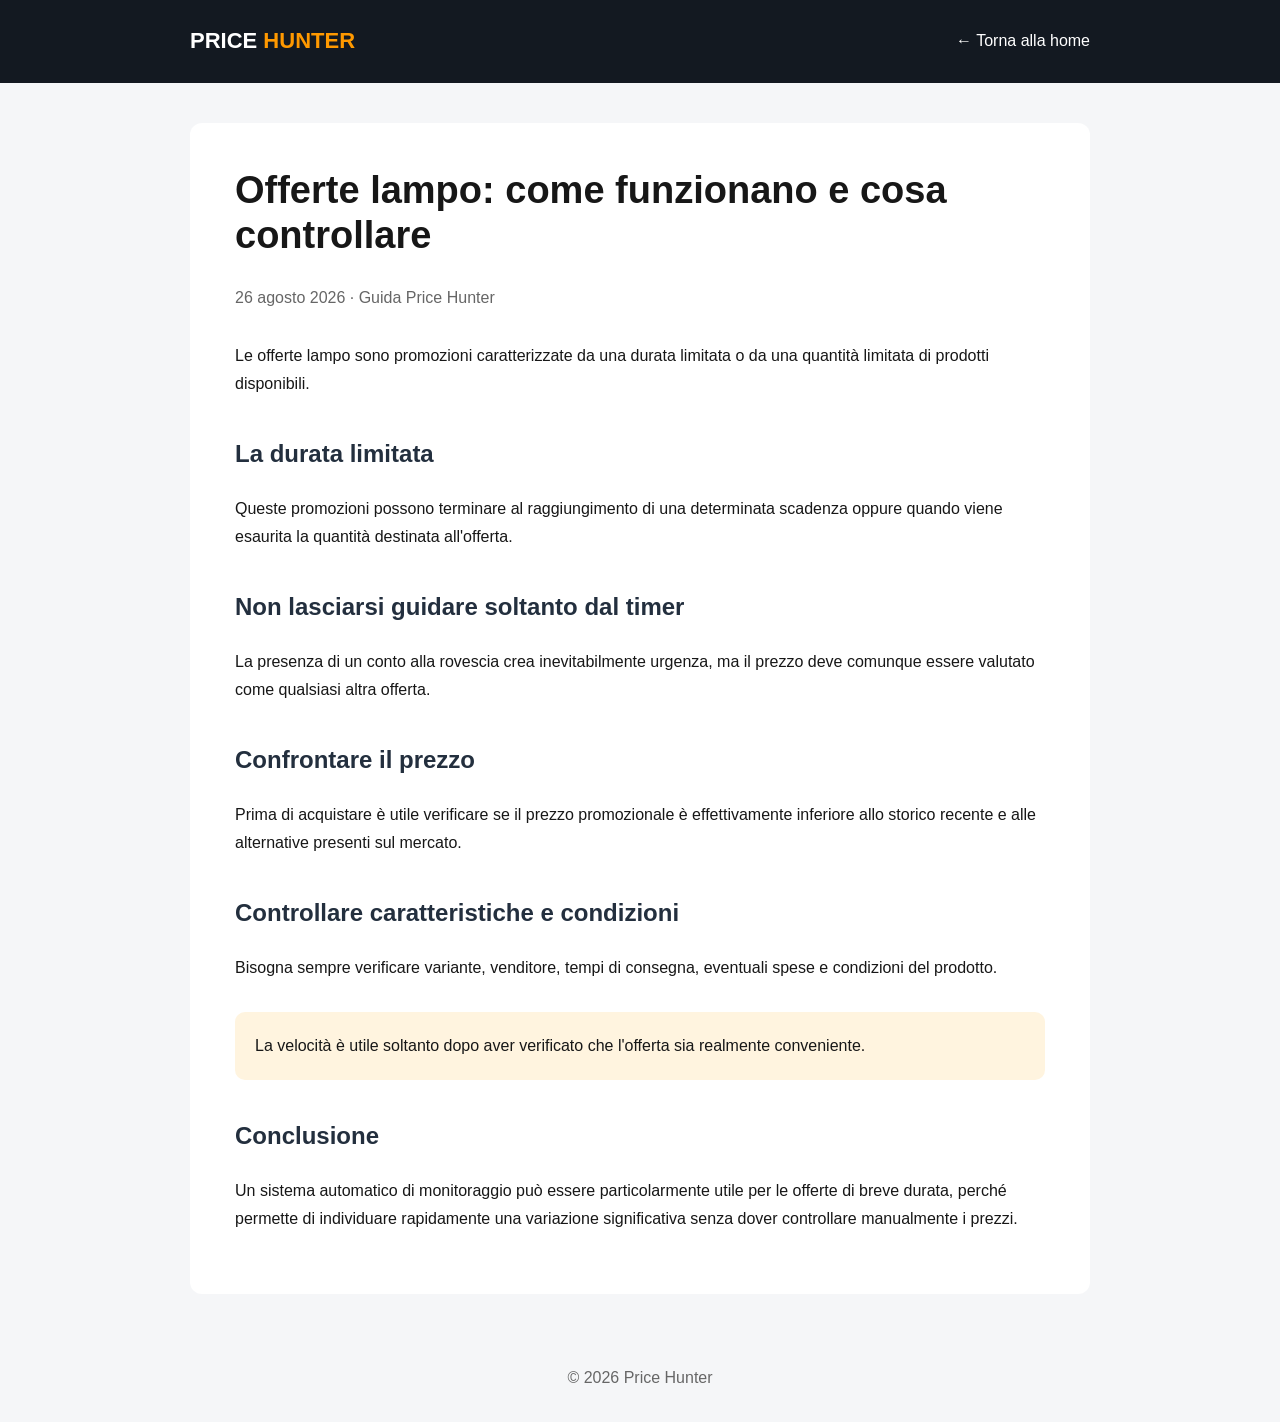
<file: offerte-lampo.html>
<!DOCTYPE html>
<html lang="it">
<head>
<meta charset="UTF-8">
<meta name="viewport" content="width=device-width, initial-scale=1.0">
<meta name="description" content="Come funzionano le offerte lampo e cosa controllare prima di acquistare.">
<title>Offerte lampo: come funzionano - Price Hunter</title>
<link rel="stylesheet" href="article-style.css">
</head>

<body>

<header>
<div class="header-inner">
<a class="logo" href="index.html">PRICE <span>HUNTER</span></a>
<a class="back" href="index.html">← Torna alla home</a>
</div>
</header>

<main>

<h1>Offerte lampo: come funzionano e cosa controllare</h1>

<p class="meta">26 agosto 2026 · Guida Price Hunter</p>

<p>
Le offerte lampo sono promozioni caratterizzate da una durata limitata
o da una quantità limitata di prodotti disponibili.
</p>

<h2>La durata limitata</h2>

<p>
Queste promozioni possono terminare al raggiungimento di una determinata
scadenza oppure quando viene esaurita la quantità destinata all'offerta.
</p>

<h2>Non lasciarsi guidare soltanto dal timer</h2>

<p>
La presenza di un conto alla rovescia crea inevitabilmente urgenza,
ma il prezzo deve comunque essere valutato come qualsiasi altra offerta.
</p>

<h2>Confrontare il prezzo</h2>

<p>
Prima di acquistare è utile verificare se il prezzo promozionale è
effettivamente inferiore allo storico recente e alle alternative
presenti sul mercato.
</p>

<h2>Controllare caratteristiche e condizioni</h2>

<p>
Bisogna sempre verificare variante, venditore, tempi di consegna,
eventuali spese e condizioni del prodotto.
</p>

<div class="notice">
La velocità è utile soltanto dopo aver verificato che l'offerta
sia realmente conveniente.
</div>

<h2>Conclusione</h2>

<p>
Un sistema automatico di monitoraggio può essere particolarmente utile
per le offerte di breve durata, perché permette di individuare rapidamente
una variazione significativa senza dover controllare manualmente i prezzi.
</p>

</main>

<footer>© 2026 Price Hunter</footer>
</body>
</html>
</file>
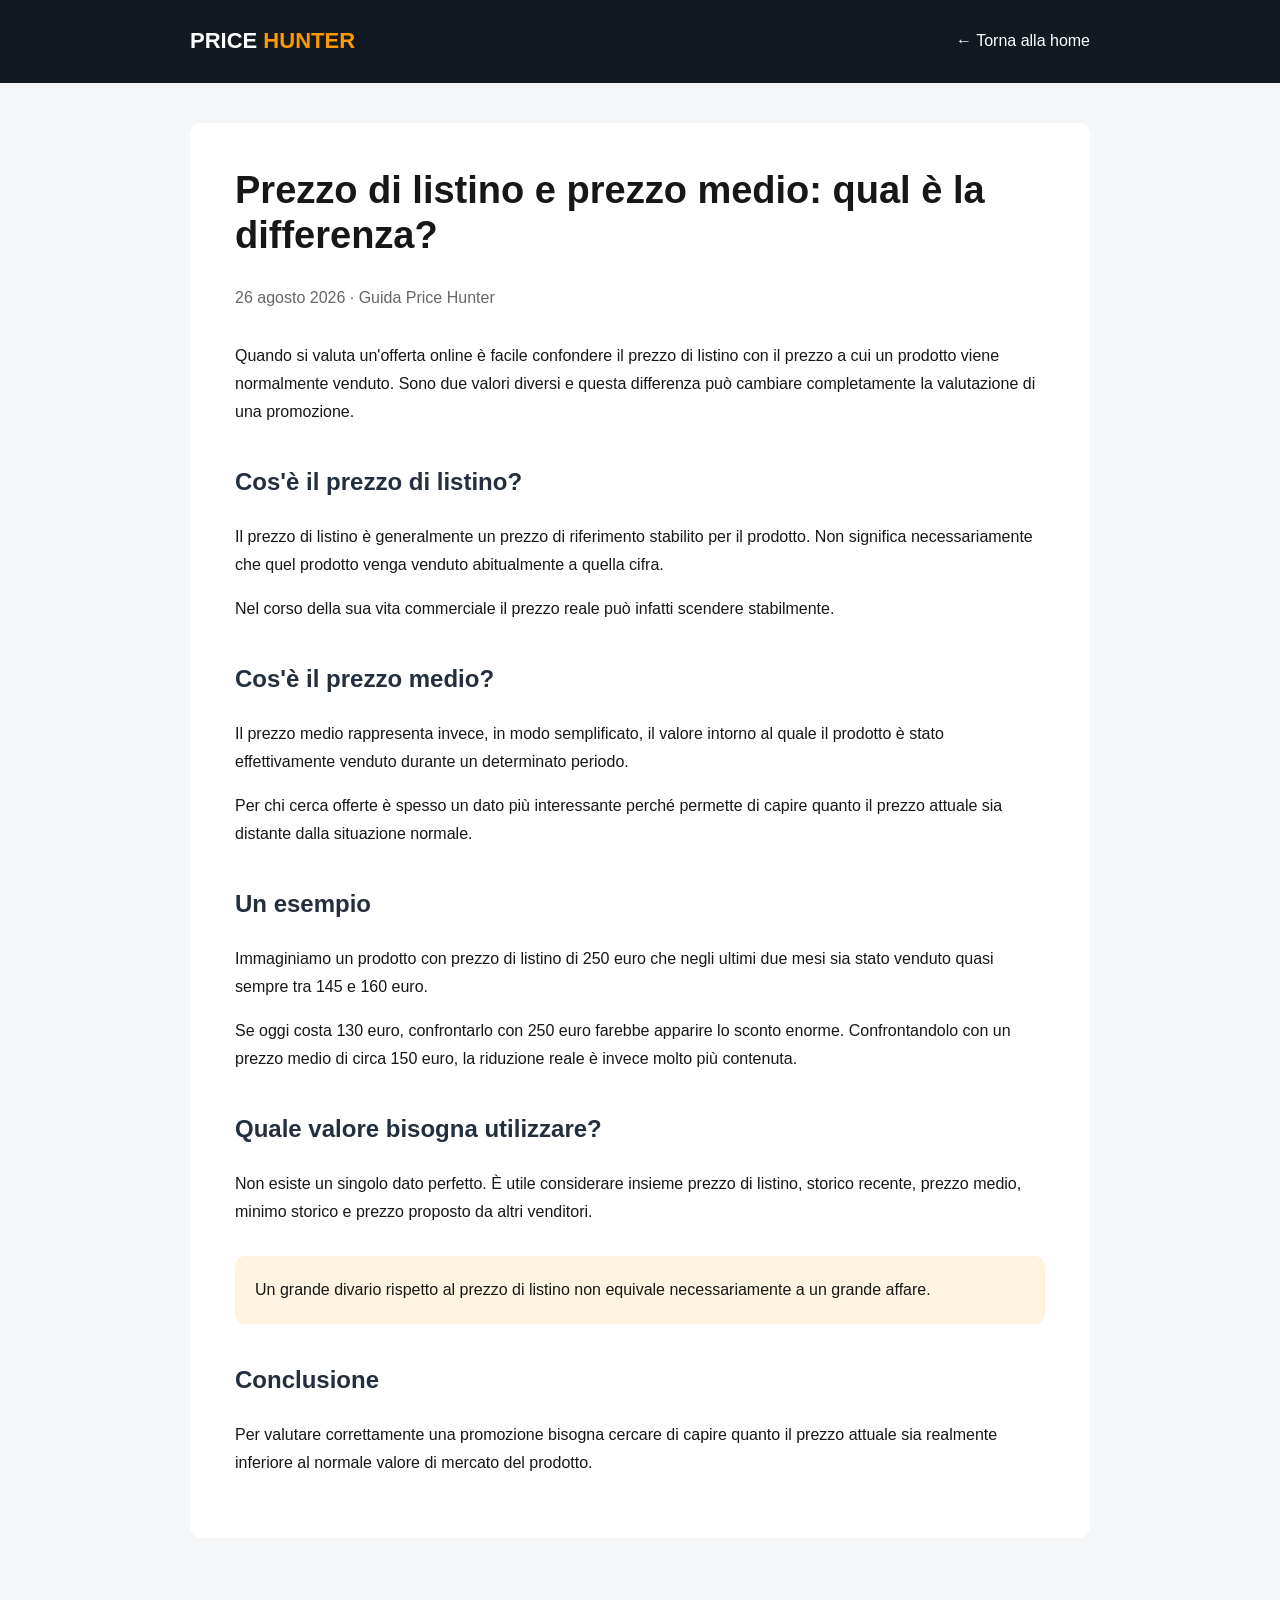
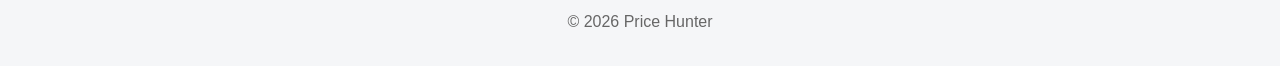
<file: prezzo-listino-prezzo-medio.html>
<!DOCTYPE html>
<html lang="it">
<head>
  <meta charset="UTF-8">
  <meta name="viewport" content="width=device-width, initial-scale=1.0">
  <meta name="description" content="Differenza tra prezzo di listino, prezzo precedente e prezzo medio di mercato.">
  <title>Prezzo di listino e prezzo medio: qual è la differenza? - Price Hunter</title>
  <link rel="stylesheet" href="article-style.css">
</head>

<body>

<header>
  <div class="header-inner">
    <a class="logo" href="index.html">PRICE <span>HUNTER</span></a>
    <a class="back" href="index.html">← Torna alla home</a>
  </div>
</header>

<main>

<h1>Prezzo di listino e prezzo medio: qual è la differenza?</h1>

<p class="meta">26 agosto 2026 · Guida Price Hunter</p>

<p>
Quando si valuta un'offerta online è facile confondere il prezzo di
listino con il prezzo a cui un prodotto viene normalmente venduto.
Sono due valori diversi e questa differenza può cambiare completamente
la valutazione di una promozione.
</p>

<h2>Cos'è il prezzo di listino?</h2>

<p>
Il prezzo di listino è generalmente un prezzo di riferimento stabilito
per il prodotto. Non significa necessariamente che quel prodotto venga
venduto abitualmente a quella cifra.
</p>

<p>
Nel corso della sua vita commerciale il prezzo reale può infatti
scendere stabilmente.
</p>

<h2>Cos'è il prezzo medio?</h2>

<p>
Il prezzo medio rappresenta invece, in modo semplificato, il valore
intorno al quale il prodotto è stato effettivamente venduto durante
un determinato periodo.
</p>

<p>
Per chi cerca offerte è spesso un dato più interessante perché permette
di capire quanto il prezzo attuale sia distante dalla situazione normale.
</p>

<h2>Un esempio</h2>

<p>
Immaginiamo un prodotto con prezzo di listino di 250 euro che negli
ultimi due mesi sia stato venduto quasi sempre tra 145 e 160 euro.
</p>

<p>
Se oggi costa 130 euro, confrontarlo con 250 euro farebbe apparire
lo sconto enorme. Confrontandolo con un prezzo medio di circa 150 euro,
la riduzione reale è invece molto più contenuta.
</p>

<h2>Quale valore bisogna utilizzare?</h2>

<p>
Non esiste un singolo dato perfetto. È utile considerare insieme prezzo
di listino, storico recente, prezzo medio, minimo storico e prezzo
proposto da altri venditori.
</p>

<div class="notice">
Un grande divario rispetto al prezzo di listino non equivale
necessariamente a un grande affare.
</div>

<h2>Conclusione</h2>

<p>
Per valutare correttamente una promozione bisogna cercare di capire
quanto il prezzo attuale sia realmente inferiore al normale valore
di mercato del prodotto.
</p>

</main>

<footer>© 2026 Price Hunter</footer>

</body>
</html>
</file>
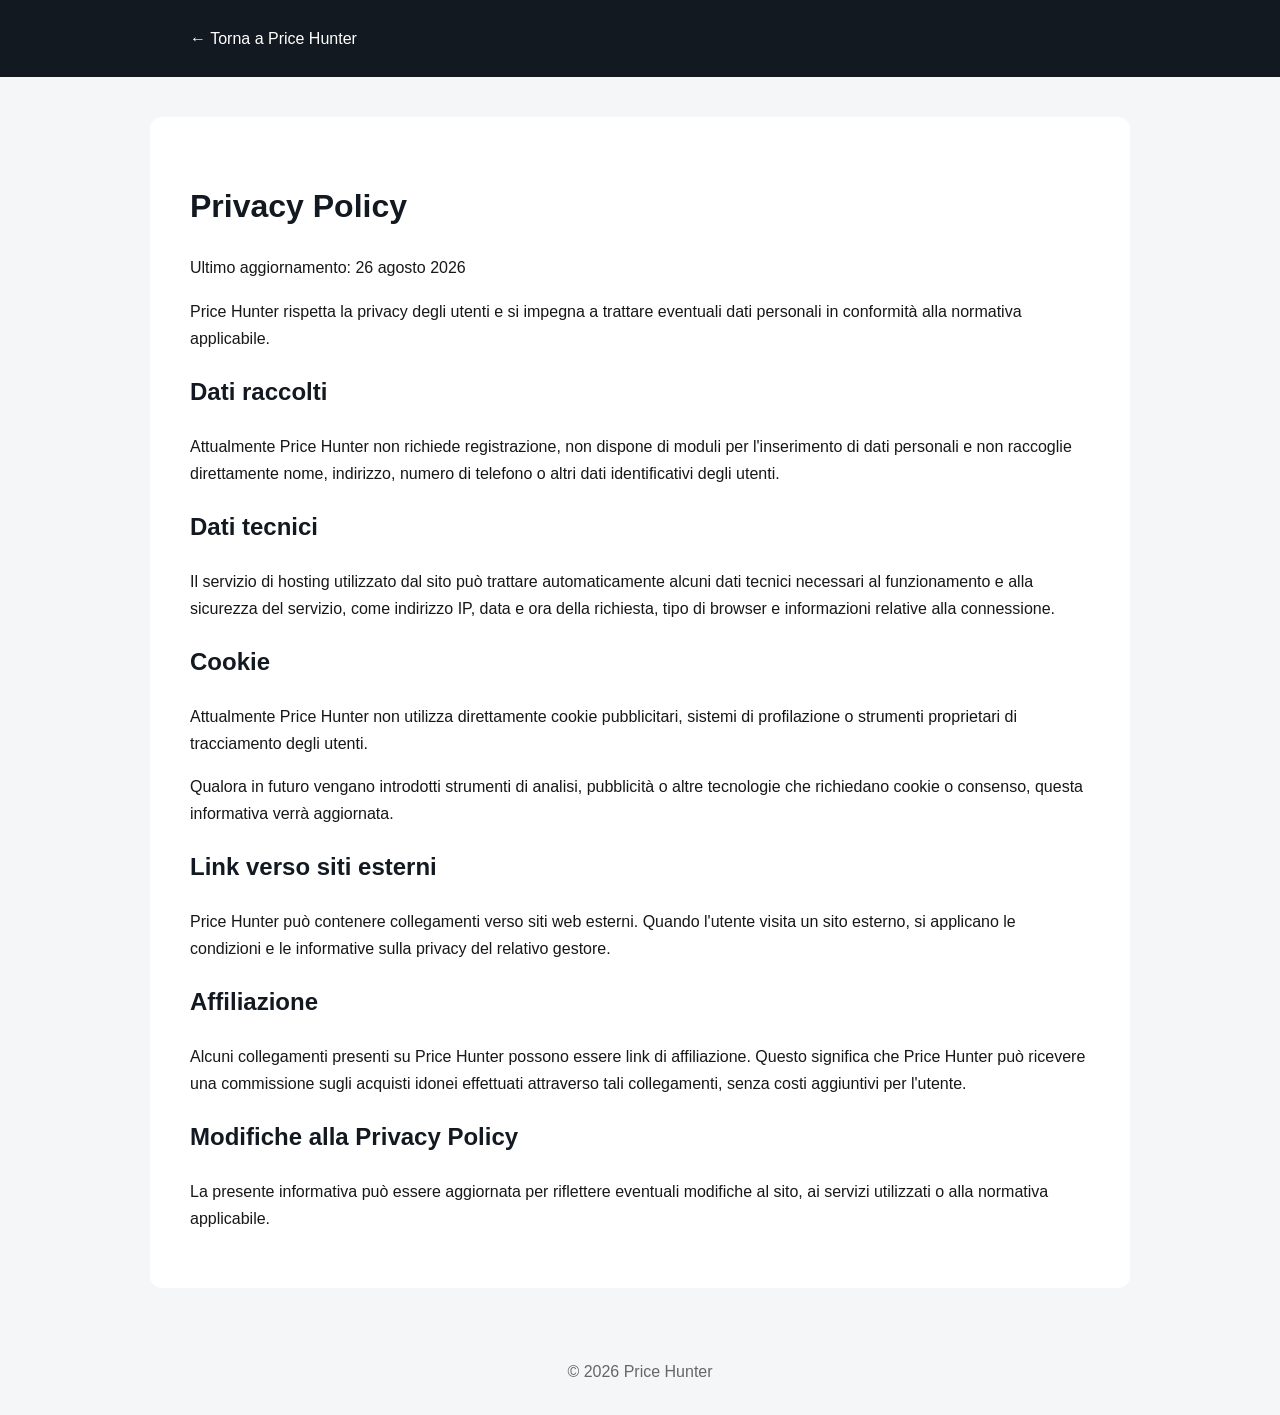
<file: privacy.html>
<!DOCTYPE html>
<html lang="it">
<head>
  <meta charset="UTF-8">
  <meta name="viewport" content="width=device-width, initial-scale=1.0">
  <title>Privacy Policy - Price Hunter</title>

  <style>
    body {
      font-family: Arial, Helvetica, sans-serif;
      margin: 0;
      background: #f5f6f8;
      color: #171717;
      line-height: 1.7;
    }

    header {
      background: #131921;
      color: white;
      padding: 25px;
    }

    header div {
      max-width: 900px;
      margin: auto;
    }

    header a {
      color: white;
      text-decoration: none;
    }

    main {
      max-width: 900px;
      margin: 40px auto;
      background: white;
      padding: 40px;
      border-radius: 12px;
    }

    h1, h2 {
      color: #131921;
    }

    footer {
      text-align: center;
      padding: 30px;
      color: #666;
    }
  </style>
</head>

<body>

<header>
  <div>
    <a href="index.html">← Torna a Price Hunter</a>
  </div>
</header>

<main>

  <h1>Privacy Policy</h1>

  <p>
    Ultimo aggiornamento: 26 agosto 2026
  </p>

  <p>
    Price Hunter rispetta la privacy degli utenti e si impegna
    a trattare eventuali dati personali in conformità alla normativa
    applicabile.
  </p>

  <h2>Dati raccolti</h2>

  <p>
    Attualmente Price Hunter non richiede registrazione, non dispone
    di moduli per l'inserimento di dati personali e non raccoglie
    direttamente nome, indirizzo, numero di telefono o altri dati
    identificativi degli utenti.
  </p>

  <h2>Dati tecnici</h2>

  <p>
    Il servizio di hosting utilizzato dal sito può trattare
    automaticamente alcuni dati tecnici necessari al funzionamento
    e alla sicurezza del servizio, come indirizzo IP, data e ora
    della richiesta, tipo di browser e informazioni relative
    alla connessione.
  </p>

  <h2>Cookie</h2>

  <p>
    Attualmente Price Hunter non utilizza direttamente cookie
    pubblicitari, sistemi di profilazione o strumenti proprietari
    di tracciamento degli utenti.
  </p>

  <p>
    Qualora in futuro vengano introdotti strumenti di analisi,
    pubblicità o altre tecnologie che richiedano cookie o consenso,
    questa informativa verrà aggiornata.
  </p>

  <h2>Link verso siti esterni</h2>

  <p>
    Price Hunter può contenere collegamenti verso siti web esterni.
    Quando l'utente visita un sito esterno, si applicano le condizioni
    e le informative sulla privacy del relativo gestore.
  </p>

  <h2>Affiliazione</h2>

  <p>
    Alcuni collegamenti presenti su Price Hunter possono essere
    link di affiliazione. Questo significa che Price Hunter può
    ricevere una commissione sugli acquisti idonei effettuati
    attraverso tali collegamenti, senza costi aggiuntivi per l'utente.
  </p>

  <h2>Modifiche alla Privacy Policy</h2>

  <p>
    La presente informativa può essere aggiornata per riflettere
    eventuali modifiche al sito, ai servizi utilizzati o alla normativa
    applicabile.
  </p>

</main>

<footer>
  © 2026 Price Hunter
</footer>

</body>
</html>
</file>
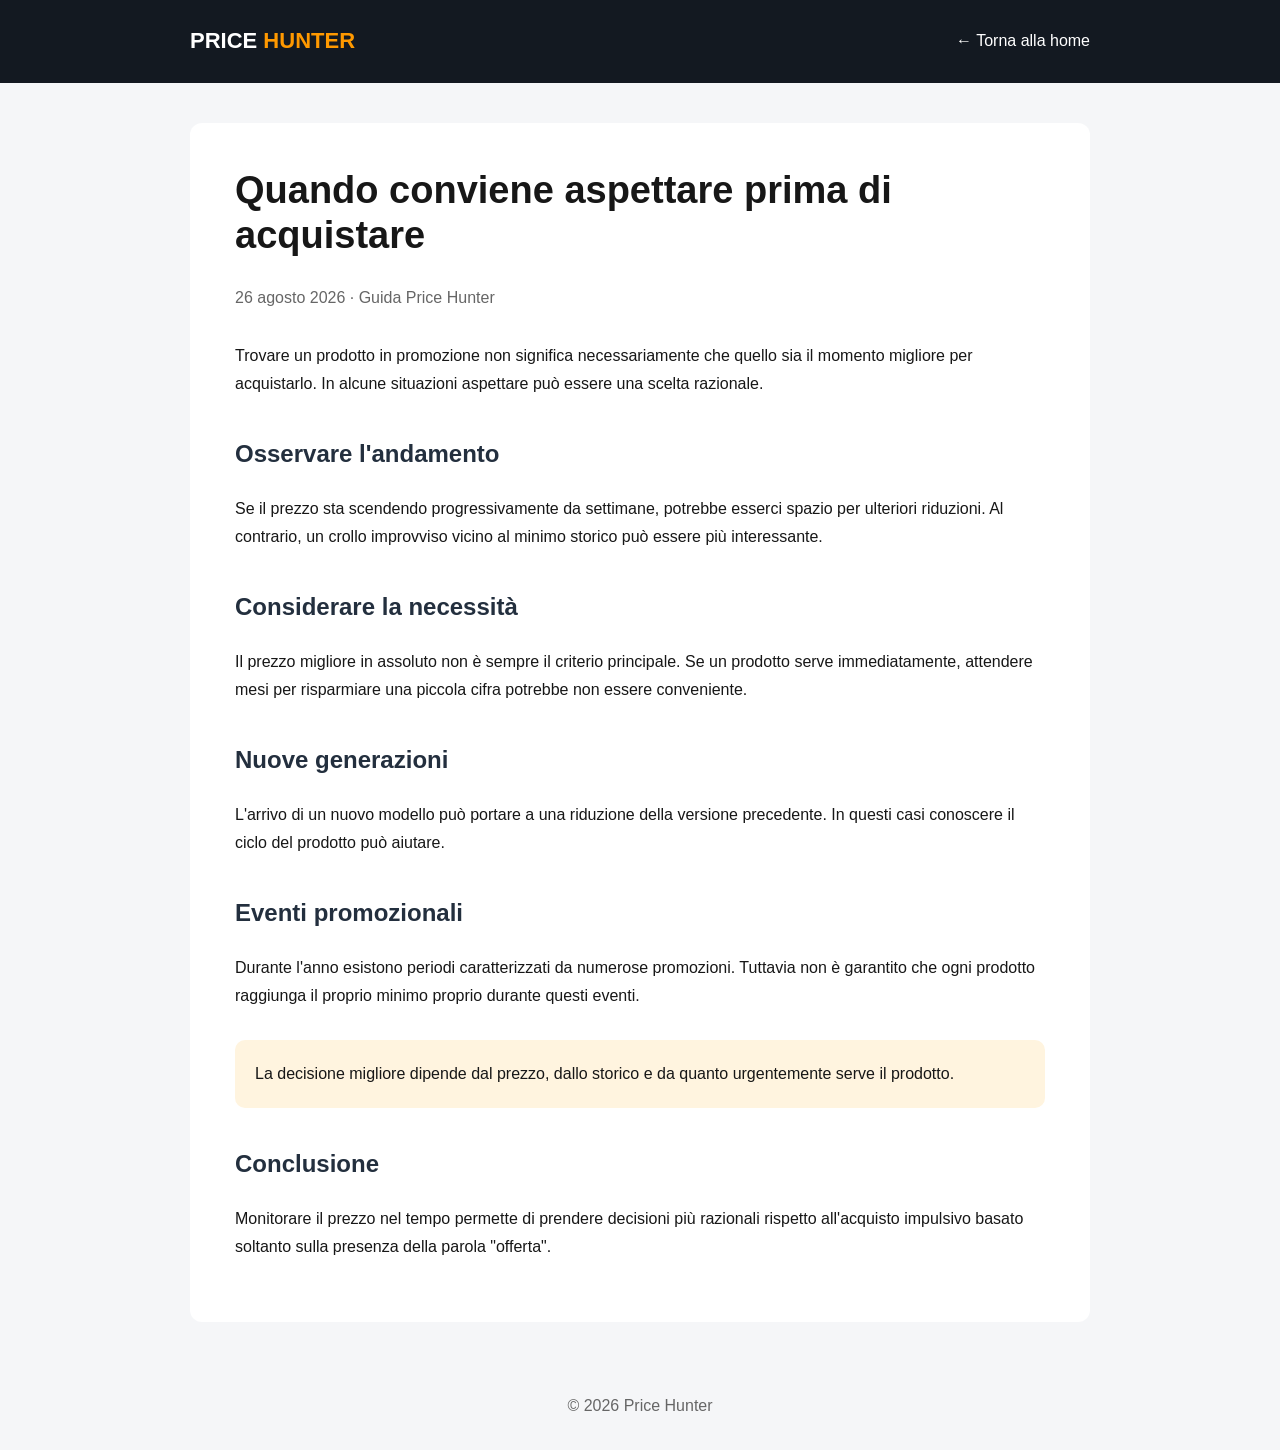
<file: quando-conviene-aspettare.html>
<!DOCTYPE html>
<html lang="it">
<head>
<meta charset="UTF-8">
<meta name="viewport" content="width=device-width, initial-scale=1.0">
<meta name="description" content="Quando conviene acquistare subito e quando può essere utile aspettare un prezzo migliore.">
<title>Quando conviene aspettare prima di acquistare - Price Hunter</title>
<link rel="stylesheet" href="article-style.css">
</head>

<body>

<header>
<div class="header-inner">
<a class="logo" href="index.html">PRICE <span>HUNTER</span></a>
<a class="back" href="index.html">← Torna alla home</a>
</div>
</header>

<main>

<h1>Quando conviene aspettare prima di acquistare</h1>

<p class="meta">26 agosto 2026 · Guida Price Hunter</p>

<p>
Trovare un prodotto in promozione non significa necessariamente che
quello sia il momento migliore per acquistarlo. In alcune situazioni
aspettare può essere una scelta razionale.
</p>

<h2>Osservare l'andamento</h2>

<p>
Se il prezzo sta scendendo progressivamente da settimane, potrebbe
esserci spazio per ulteriori riduzioni. Al contrario, un crollo
improvviso vicino al minimo storico può essere più interessante.
</p>

<h2>Considerare la necessità</h2>

<p>
Il prezzo migliore in assoluto non è sempre il criterio principale.
Se un prodotto serve immediatamente, attendere mesi per risparmiare
una piccola cifra potrebbe non essere conveniente.
</p>

<h2>Nuove generazioni</h2>

<p>
L'arrivo di un nuovo modello può portare a una riduzione della versione
precedente. In questi casi conoscere il ciclo del prodotto può aiutare.
</p>

<h2>Eventi promozionali</h2>

<p>
Durante l'anno esistono periodi caratterizzati da numerose promozioni.
Tuttavia non è garantito che ogni prodotto raggiunga il proprio minimo
proprio durante questi eventi.
</p>

<div class="notice">
La decisione migliore dipende dal prezzo, dallo storico e da quanto
urgentemente serve il prodotto.
</div>

<h2>Conclusione</h2>

<p>
Monitorare il prezzo nel tempo permette di prendere decisioni più
razionali rispetto all'acquisto impulsivo basato soltanto sulla
presenza della parola "offerta".
</p>

</main>

<footer>© 2026 Price Hunter</footer>
</body>
</html>
</file>
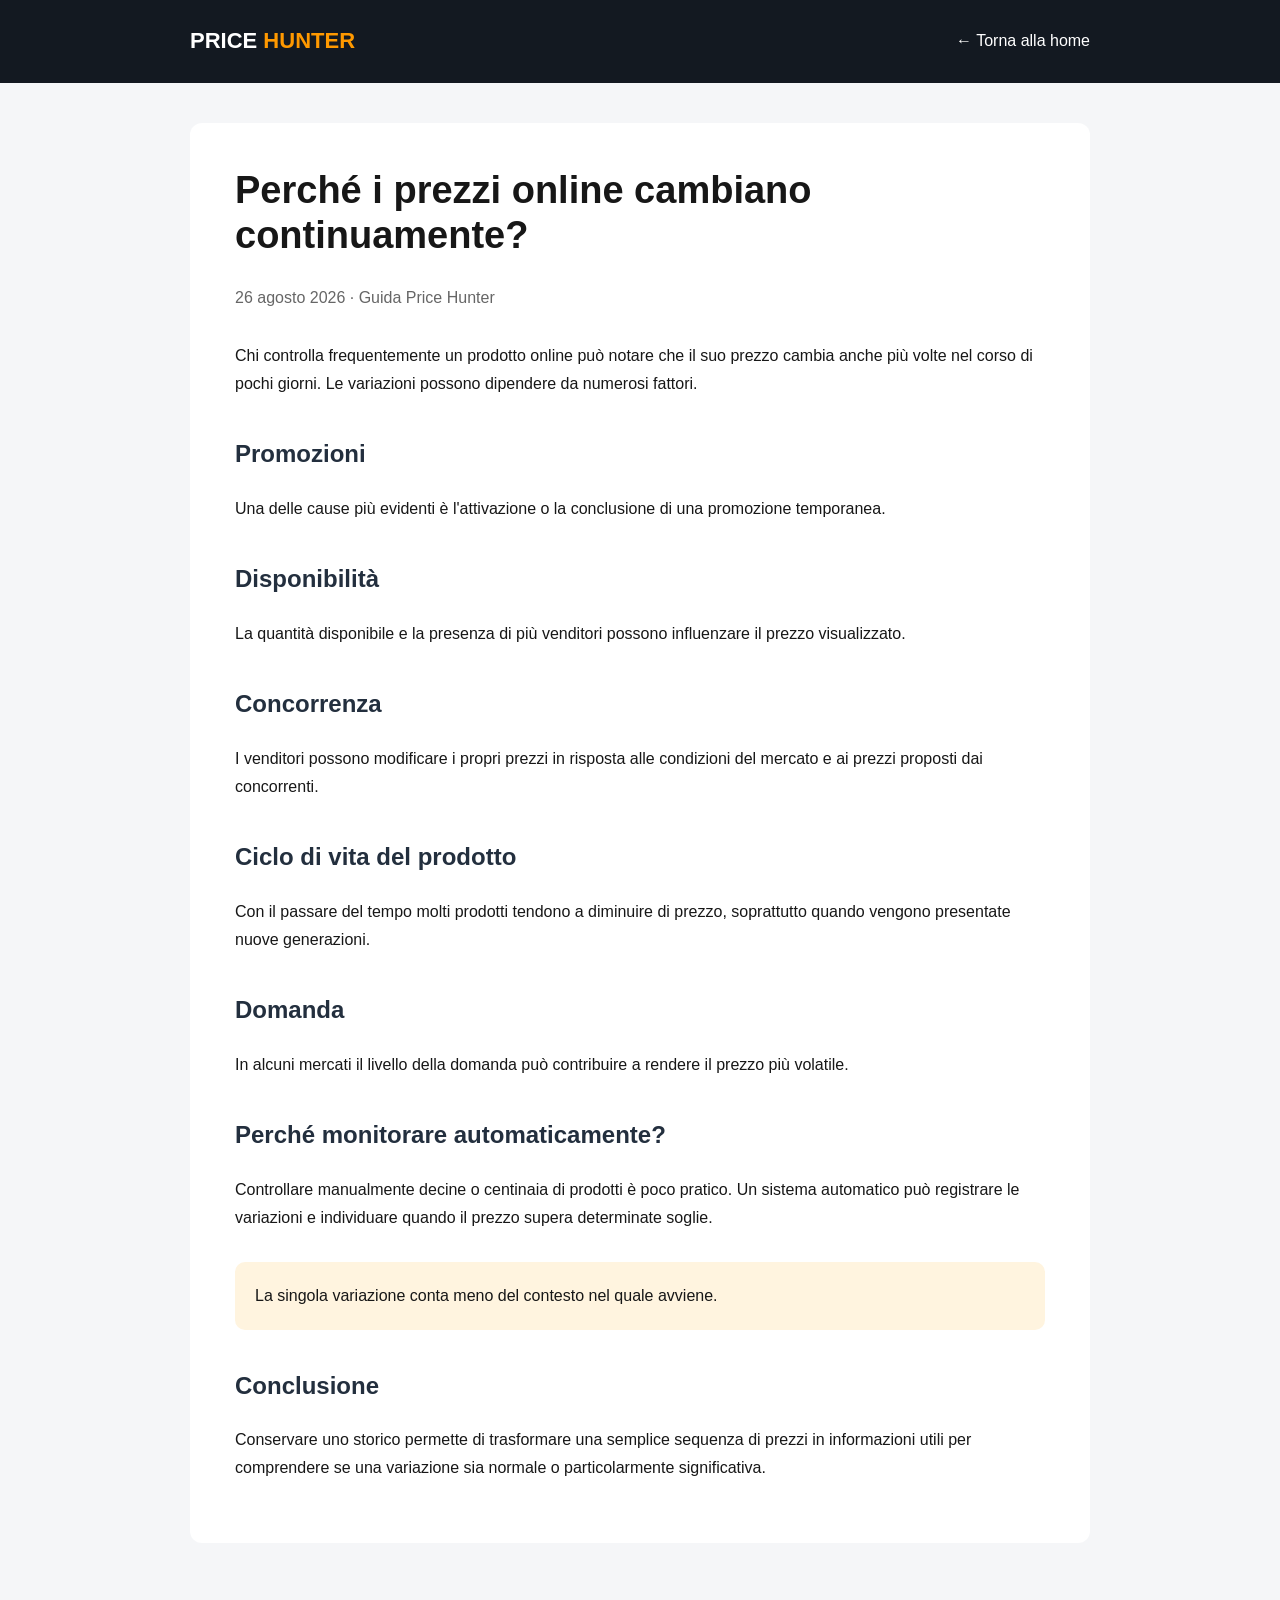
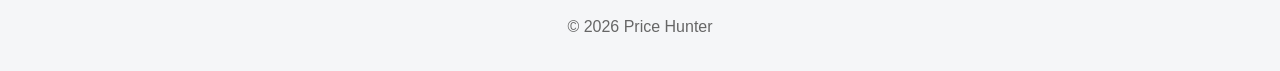
<file: variazioni-di-prezzo.html>
<!DOCTYPE html>
<html lang="it">
<head>
<meta charset="UTF-8">
<meta name="viewport" content="width=device-width, initial-scale=1.0">
<meta name="description" content="Perché i prezzi online cambiano frequentemente e come interpretarli.">
<title>Perché i prezzi online cambiano continuamente? - Price Hunter</title>
<link rel="stylesheet" href="article-style.css">
</head>

<body>

<header>
<div class="header-inner">
<a class="logo" href="index.html">PRICE <span>HUNTER</span></a>
<a class="back" href="index.html">← Torna alla home</a>
</div>
</header>

<main>

<h1>Perché i prezzi online cambiano continuamente?</h1>

<p class="meta">26 agosto 2026 · Guida Price Hunter</p>

<p>
Chi controlla frequentemente un prodotto online può notare che il suo
prezzo cambia anche più volte nel corso di pochi giorni. Le variazioni
possono dipendere da numerosi fattori.
</p>

<h2>Promozioni</h2>

<p>
Una delle cause più evidenti è l'attivazione o la conclusione
di una promozione temporanea.
</p>

<h2>Disponibilità</h2>

<p>
La quantità disponibile e la presenza di più venditori possono
influenzare il prezzo visualizzato.
</p>

<h2>Concorrenza</h2>

<p>
I venditori possono modificare i propri prezzi in risposta alle
condizioni del mercato e ai prezzi proposti dai concorrenti.
</p>

<h2>Ciclo di vita del prodotto</h2>

<p>
Con il passare del tempo molti prodotti tendono a diminuire di prezzo,
soprattutto quando vengono presentate nuove generazioni.
</p>

<h2>Domanda</h2>

<p>
In alcuni mercati il livello della domanda può contribuire a rendere
il prezzo più volatile.
</p>

<h2>Perché monitorare automaticamente?</h2>

<p>
Controllare manualmente decine o centinaia di prodotti è poco pratico.
Un sistema automatico può registrare le variazioni e individuare
quando il prezzo supera determinate soglie.
</p>

<div class="notice">
La singola variazione conta meno del contesto nel quale avviene.
</div>

<h2>Conclusione</h2>

<p>
Conservare uno storico permette di trasformare una semplice sequenza
di prezzi in informazioni utili per comprendere se una variazione
sia normale o particolarmente significativa.
</p>

</main>

<footer>© 2026 Price Hunter</footer>
</body>
</html>
</file>
<file: article-style.css>
* {
  box-sizing: border-box;
}

body {
  margin: 0;
  font-family: Arial, Helvetica, sans-serif;
  background: #f5f6f8;
  color: #171717;
  line-height: 1.75;
}

header {
  background: #131921;
  padding: 22px 20px;
}

.header-inner {
  max-width: 900px;
  margin: auto;
  display: flex;
  justify-content: space-between;
  align-items: center;
}

.logo {
  color: white;
  font-size: 22px;
  font-weight: bold;
  text-decoration: none;
}

.logo span {
  color: #ff9900;
}

.back {
  color: white;
  text-decoration: none;
}

main {
  max-width: 900px;
  margin: 40px auto;
  background: white;
  padding: 45px;
  border-radius: 12px;
}

h1 {
  font-size: 38px;
  line-height: 1.2;
  margin-top: 0;
}

h2 {
  margin-top: 35px;
  color: #232f3e;
}

.meta {
  color: #666;
  margin-bottom: 30px;
}

.notice {
  padding: 20px;
  background: #fff4df;
  border-radius: 10px;
  margin: 30px 0;
}

footer {
  text-align: center;
  padding: 30px;
  color: #666;
}

.guide-section {
  margin-top: 50px;
}

.guide-link {
  display: block;
  color: inherit;
  text-decoration: none;
  height: 100%;
}

.guide-link .card {
  height: 100%;
  transition: transform 0.2s ease, box-shadow 0.2s ease;
}

.guide-link .card:hover {
  transform: translateY(-4px);
  box-shadow: 0 6px 20px rgba(0,0,0,.12);
}

.guide-link h3 {
  color: #232f3e;
}

.guide-link p {
  color: #555;
}

.guide-number {
  font-size: 13px;
  font-weight: bold;
  color: #ff9900;
  margin-bottom: 8px;
}

@media (max-width: 650px) {
  main {
    margin: 20px 12px;
    padding: 25px;
  }

  h1 {
    font-size: 30px;
  }

  .header-inner {
    flex-direction: column;
    gap: 10px;
  }
}
</file>
